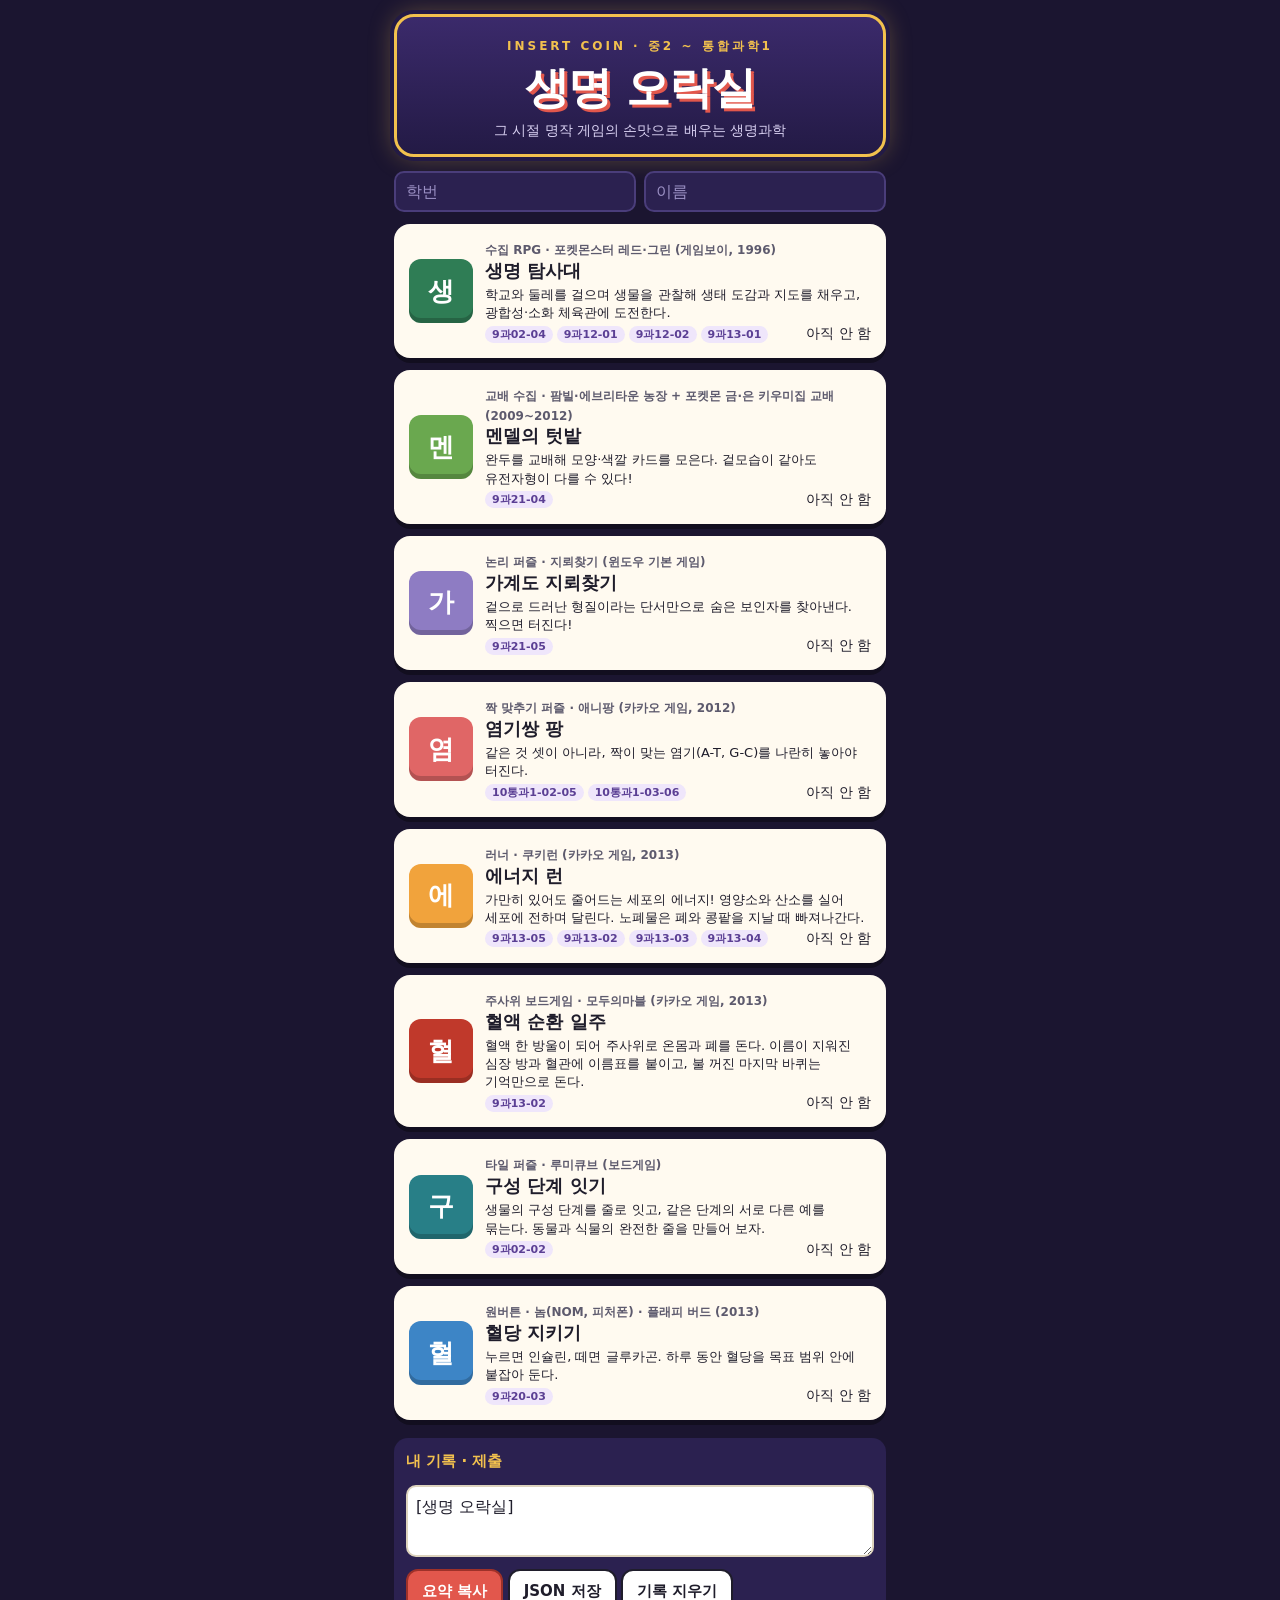
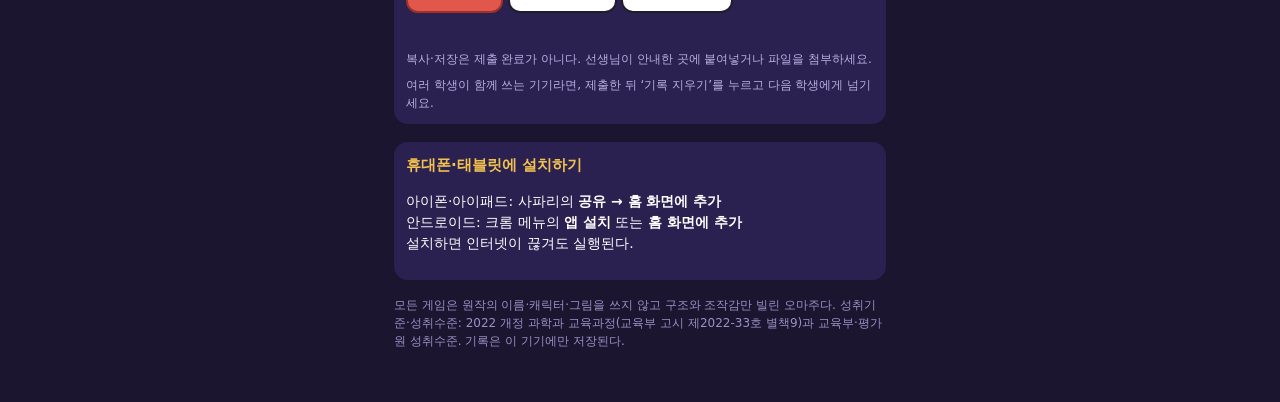
<file: index.html>
<!doctype html>
<html lang="ko">
<head>
  <meta charset="utf-8">
  <meta name="viewport" content="width=device-width, initial-scale=1, viewport-fit=cover">
  <title>생명 오락실</title>
  <meta name="description" content="1990~2010년대 게임기·PC·휴대폰 명작을 오마주한 중2~통합과학1 생명과학 미니게임 모음">
  <meta name="theme-color" content="#1b1530">
  <meta name="apple-mobile-web-app-capable" content="yes">
  <meta name="apple-mobile-web-app-title" content="생명 오락실">
  <link rel="manifest" href="manifest.webmanifest">
  <link rel="icon" href="icons/icon-192.png">
  <link rel="apple-touch-icon" href="icons/icon-180.png">
  <link rel="stylesheet" href="shared/arcade.css">
  <style>
    body { display: block; }
    .hub { max-width: 520px; margin: 0 auto; padding: max(14px, env(safe-area-inset-top)) 14px 40px; color: #fff; }
    .marquee { text-align: center; padding: 18px 10px 14px; border-radius: 20px; background: linear-gradient(180deg, #3b2a6b, #231a45); border: 3px solid #f2c14e; box-shadow: 0 0 0 4px #231a45, 0 0 24px rgba(242, 193, 78, .35); }
    .marquee small { letter-spacing: .25em; color: #f2c14e; font-weight: 800; font-size: 12px; }
    .marquee h1 { margin: 4px 0 4px; font-size: clamp(32px, 10vw, 44px); letter-spacing: -.02em; text-shadow: 3px 3px 0 #e2574c; }
    .marquee p { margin: 0; color: #d9d1f2; font-size: 14px; }
    .who { display: flex; gap: 8px; margin: 14px 0 6px; }
    .who input { flex: 1; min-width: 0; font: inherit; font-size: 16px; padding: 9px 10px; border-radius: 10px; border: 2px solid #4a3d7a; background: #2b2150; color: #fff; }
    .who input::placeholder { color: #9b90c4; }
    .cabinets { display: grid; gap: 12px; margin-top: 12px; }
    .cab { display: grid; grid-template-columns: 64px 1fr; gap: 12px; align-items: center; text-decoration: none; color: var(--ink); background: var(--panel); border-radius: 16px; padding: 12px; box-shadow: 0 5px 0 rgba(0, 0, 0, .35); border: 3px solid transparent; }
    .cab:hover, .cab:focus-visible { border-color: #f2c14e; outline: none; }
    .cab .screen { width: 64px; height: 64px; border-radius: 12px; display: grid; place-items: center; color: #fff; font-weight: 900; font-size: 26px; box-shadow: inset 0 -5px 0 rgba(0, 0, 0, .2); }
    .cab h2 { margin: 0; font-size: 18px; }
    .cab .hom { font-size: 12px; color: var(--ink-2); font-weight: 700; }
    .cab .pitch { font-size: 13px; margin: 3px 0; line-height: 1.4; word-break: keep-all; }
    .cab .meta { display: flex; flex-wrap: wrap; gap: 4px; align-items: center; font-size: 11px; }
    .cab .meta .code { background: #efe6fb; color: #5b3f94; border-radius: 999px; padding: 1px 7px; font-weight: 700; }
    .cab .meta .record-status { font-size: 14px; margin-left: auto; }
    .panel-dark { margin-top: 18px; background: #2b2150; border-radius: 14px; padding: 12px; font-size: 14px; line-height: 1.5; }
    .panel-dark h3 { margin: 0 0 6px; font-size: 15px; color: #f2c14e; }
    .panel-dark textarea { background: #fff; }
    .panel-dark .btn { margin-top: 6px; }
    .panel-dark .hint { margin: 8px 0 0; color: #b9afe0; font-size: 12px; }
    #msg { margin: 8px 0 0; min-height: 1.5em; word-break: keep-all; overflow-wrap: anywhere; }
    .foot { color: #9b90c4; font-size: 12px; margin-top: 16px; line-height: 1.5; }
  </style>
</head>
<body>
  <main class="hub">
    <header class="marquee">
      <small>INSERT COIN · 중2 ~ 통합과학1</small>
      <h1>생명 오락실</h1>
      <p>그 시절 명작 게임의 손맛으로 배우는 생명과학</p>
    </header>

    <div class="who">
      <input id="sid" placeholder="학번" maxlength="12" autocomplete="off" aria-label="학번">
      <input id="sname" placeholder="이름" maxlength="20" autocomplete="off" aria-label="이름">
    </div>

    <nav class="cabinets" id="cabinets" aria-label="게임 목록"></nav>

    <section class="panel-dark">
      <h3>내 기록 · 제출</h3>
      <textarea id="summary" readonly aria-label="기록 요약"></textarea>
      <button class="btn primary" id="copy">요약 복사</button>
      <button class="btn" id="dl">JSON 저장</button>
      <button class="btn" id="clear">기록 지우기</button>
      <p id="msg" role="status" aria-live="polite" aria-atomic="true"></p>
      <p class="hint" id="submit-hint">복사·저장은 제출 완료가 아니다. 선생님이 안내한 곳에 붙여넣거나 파일을 첨부하세요.</p>
      <p class="hint">여러 학생이 함께 쓰는 기기라면, 제출한 뒤 ‘기록 지우기’를 누르고 다음 학생에게 넘기세요.</p>
    </section>

    <section class="panel-dark">
      <h3>휴대폰·태블릿에 설치하기</h3>
      <p>아이폰·아이패드: 사파리의 <b>공유 → 홈 화면에 추가</b><br>안드로이드: 크롬 메뉴의 <b>앱 설치</b> 또는 <b>홈 화면에 추가</b><br>설치하면 인터넷이 끊겨도 실행된다.</p>
    </section>

    <p class="foot">모든 게임은 원작의 이름·캐릭터·그림을 쓰지 않고 구조와 조작감만 빌린 오마주다. 성취기준·성취수준: 2022 개정 과학과 교육과정(교육부 고시 제2022-33호 별책9)과 교육부·평가원 성취수준. 기록은 이 기기에만 저장된다.</p>
  </main>

  <script src="shared/standards.js"></script>
  <script src="shared/arcade.js"></script>
  <script>
    (function () {
      const A = window.Arcade, $ = id => document.getElementById(id);
      const box = $('cabinets');
      const recordStatus = g => {
        if (g.id === 'quest') {
          const q = A.questBadges();
          return q ? `배지 ${q.got}/${q.total}` : '아직 안 함';
        }
        const progress = A.progress(g.id);
        const completed = Object.keys(progress.levels).map(Number).filter(level => level >= 1 && progress.levels[level].cleared !== null);
        const challenge = completed.length ? `도전 ${Math.max(...completed)} 완료` : '';
        if (progress.levels[0]) return `최고 ${A.stars(A.best(g.id))}${challenge ? ' · ' + challenge : ''}`;
        return challenge || (progress.total ? '도전 해 봄' : '아직 안 함');
      };
      const drawCabinets = () => { box.innerHTML = A.GAMES.map(g => `<a class="cab" href="${g.path}">
        <div class="screen" style="background:${g.color}">${g.title[0]}</div>
        <div><span class="hom">${g.genre} · ${g.homage}</span><h2>${g.title}</h2>
          <p class="pitch">${g.pitch}</p>
          <div class="meta">${g.standards.map(c => `<span class="code">${c}</span>`).join('')}<span class="record-status">${recordStatus(g)}</span></div></div></a>`).join(''); };
      drawCabinets();

      // 공용 기기: 앞 학생의 기록이 새 학번·이름으로 제출되지 않도록, 기록이 남은 채로 이미 적혀 있던
      // 학번이나 이름을 다른 값으로 바꾸기 시작하면 묻는다. 비어 있던 칸을 채우는 것은 묻지 않는다.
      // owner(기록 주인)는 학생이 칸을 벗어날 때(blur) 지금 값으로 맞춘다. 그래서 한 칸을 고치는 동안에는 한 번만 묻고,
      // [취소]로 답한 뒤에도 칸을 벗어났다가 학번·이름을 또 다른 값으로 바꾸면 다시 묻는다.
      // 확인 창이 뜨면 브라우저에 따라 입력칸이 포커스를 잃는다. 이 blur까지 '칸을 벗어남'으로 보면 고치던 중의 값이
      // owner가 되어 글자마다 다시 묻게 되므로 두 경우의 blur는 건너뛴다. 페이지 자체가 포커스를 잃은 경우, 그리고
      // 답한 뒤 값이 그대로이고 다른 칸으로 옮기지 않았으며 마지막 입력 뒤 칸 밖을 누르지도 않은 경우.
      // change가 아니라 blur를 보는 까닭: 확인 창 때문에 change가 먼저 나 버리면, 값을 더 바꾸지 않고 칸을 벗어날 때
      // change가 다시 나지 않는다. 기록은 이 기기의 저장소에서만 지우고 밖으로 보내지 않는다.
      const typed = () => ({ id: $('sid').value.trim(), name: $('sname').value.trim() });
      const raw = () => `${$('sid').value}\n${$('sname').value}`;
      let owner = A.student(), asked = false;
      $('sid').value = owner.id || ''; $('sname').value = owner.name || '';
      let answered = null, last = raw(), pressedOut = false; // 답한 시점의 값, 마지막 입력값, 그 뒤 칸 밖을 눌렀는지
      const ask = () => {
        const next = typed();
        // 앞 기록에 학번·이름이 하나도 없으면 주인을 알 수 없으므로, 칸을 채우기 시작할 때도 묻는다
        const anon = !owner.id && !owner.name;
        const changed = anon ? !!(next.id || next.name) : ['id', 'name'].some(k => owner[k] && next[k] !== owner[k]);
        if (asked || !changed || !A.hasRecords()) return;
        asked = true;
        const who = `${owner.id || ''} ${owner.name || ''}`.trim();
        const ok = confirm((anon ? '이 기기에 학번·이름 없이 한 게임 기록이 남아 있다.\n\n' : `이 기기에 ‘${who}’의 게임 기록이 남아 있다.\n\n`)
          + '다른 학생의 기록이면 [확인]을 눌러 지우고 새로 시작하세요.\n'
          + '내 기록이면 [취소]를 누르세요. 기록은 그대로 두고 학번·이름만 바꾼다.');
        answered = raw();
        if (!ok) return;
        A.clearRecords(); owner = {};
        A.setStudent(typed());
        drawCabinets(); $('msg').textContent = ' 앞 학생의 기록을 지웠다.';
      };
      const sync = e => {
        if (raw() !== last) { last = raw(); pressedOut = false; } // 조합을 끝내며 값 변화 없이 나는 input은 새 입력으로 보지 않는다
        A.setStudent(typed());
        if (!(e && e.isComposing)) ask(); // 한글을 조합하는 중에는 묻지 않고 조합이 끝난 뒤 묻는다
        render();
      };
      const settle = () => { owner = typed(); asked = false; answered = null; pressedOut = false; };
      ['sid', 'sname'].forEach(k => {
        $(k).oninput = sync;
        $(k).addEventListener('compositionend', () => { ask(); render(); });
        $(k).addEventListener('blur', e => {
          const byDialog = !document.hasFocus() || (answered === raw() && !e.relatedTarget && !pressedOut);
          if (!byDialog) settle();
        });
      });
      document.addEventListener('pointerdown', e => { if (e.target !== document.activeElement) pressedOut = true; }, true);
      $('clear').onclick = () => {
        if (!confirm('이 기기에 저장된 학번·이름과 모든 게임 기록(생명 탐사대 저장 포함)을 지울까?\n'
          + '지운 기록은 되살릴 수 없다. 아직 제출하지 않았다면 먼저 ‘요약 복사’나 ‘JSON 저장’을 하세요.')) return;
        A.clearRecords(); owner = {}; asked = false; answered = null; pressedOut = false;
        $('sid').value = ''; $('sname').value = '';
        drawCabinets(); render(); $('msg').textContent = ' 기록을 지웠다.';
      };

      function summary() {
        const d = A.data(), s = d.student || {};
        const lines = [`[생명 오락실] ${s.id || ''} ${s.name || ''}`.trim()];
        A.GAMES.forEach(g => {
          const head = `${g.title} [${g.standards.join('·')}]`; // 게임 이름과 그 게임의 성취기준 코드 모두
          if (g.id === 'quest') { // 체육관마다 배지 별을 적는다(평균만 적으면 몇 곳을 통과했는지 알 수 없다)
            const q = A.questBadges(); if (!q) return;
            lines.push(`${head}: 배지 ${q.got}/${q.total} — ${q.list.map(x => `${x.name} ${x.stars ? `★${x.stars}` : '배지 없음'}`).join(', ')} (세부 기록은 게임 안 메뉴)`);
            return;
          }
          const r = d.games[g.id]; if (!r) return;
          // 서술 답은 마지막 판만이 아니라 쓴 판 모두를 판 번호와 함께 싣는다
          const plays = A.plays(g.id), progress = A.progress(g.id);
          const refl = plays.map((p, i) => p.reflection ? ` / 설명(${i + 1}판): ${p.reflection}` : '').join('');
          const levels = Object.keys(progress.levels).map(Number).sort((a, b) => a - b);
          if (!levels.some(level => level >= 1)) {
            lines.push(`${head}: 최고 ★${r.best}, ${plays.length}판${refl}`);
            return;
          }
          const counts = levels.map(level => `${level === 0 ? '기본 판' : '도전 ' + level} ${progress.levels[level].plays}`).join('·');
          const completed = levels.filter(level => level >= 1 && progress.levels[level].cleared !== null);
          const challenge = completed.length ? `, 도전 ${Math.max(...completed)} 완료` : '';
          lines.push(`${head}: ${progress.levels[0] ? '최고 ★' + r.best : '기본 판 안 함'}, ${plays.length}판(${counts})${challenge}${refl}`);
        });
        return lines.join('\n');
      }
      function render() { $('summary').value = summary(); }
      render();
      if (!A.canSave()) $('msg').textContent = '이 브라우저에서는 기록을 저장할 수 없다. 선생님께 알려 주세요.';
      $('copy').onclick = async () => { try { await navigator.clipboard.writeText(summary()); $('msg').textContent = '복사했다.'; } catch { $('msg').textContent = '복사하지 못했다. 글상자를 길게 눌러 복사하세요.'; } };
      $('dl').onclick = () => {
        $('msg').textContent = '';
        let quest = null; try { quest = JSON.parse(localStorage.getItem('bioQuest.v1')); } catch {}
        const blob = new Blob([JSON.stringify({ app: 'bio-arcade', exportedAt: new Date().toISOString(), ...A.data(), quest }, null, 2)], { type: 'application/json' });
        const a = document.createElement('a'); a.href = URL.createObjectURL(blob); a.download = `생명오락실_${A.student().id || 'noid'}.json`; a.click();
        setTimeout(() => URL.revokeObjectURL(a.href), 1000);
      };
      if ('serviceWorker' in navigator && location.protocol === 'https:') navigator.serviceWorker.register('sw.js').catch(() => {});
    })();
  </script>
</body>
</html>
</file>
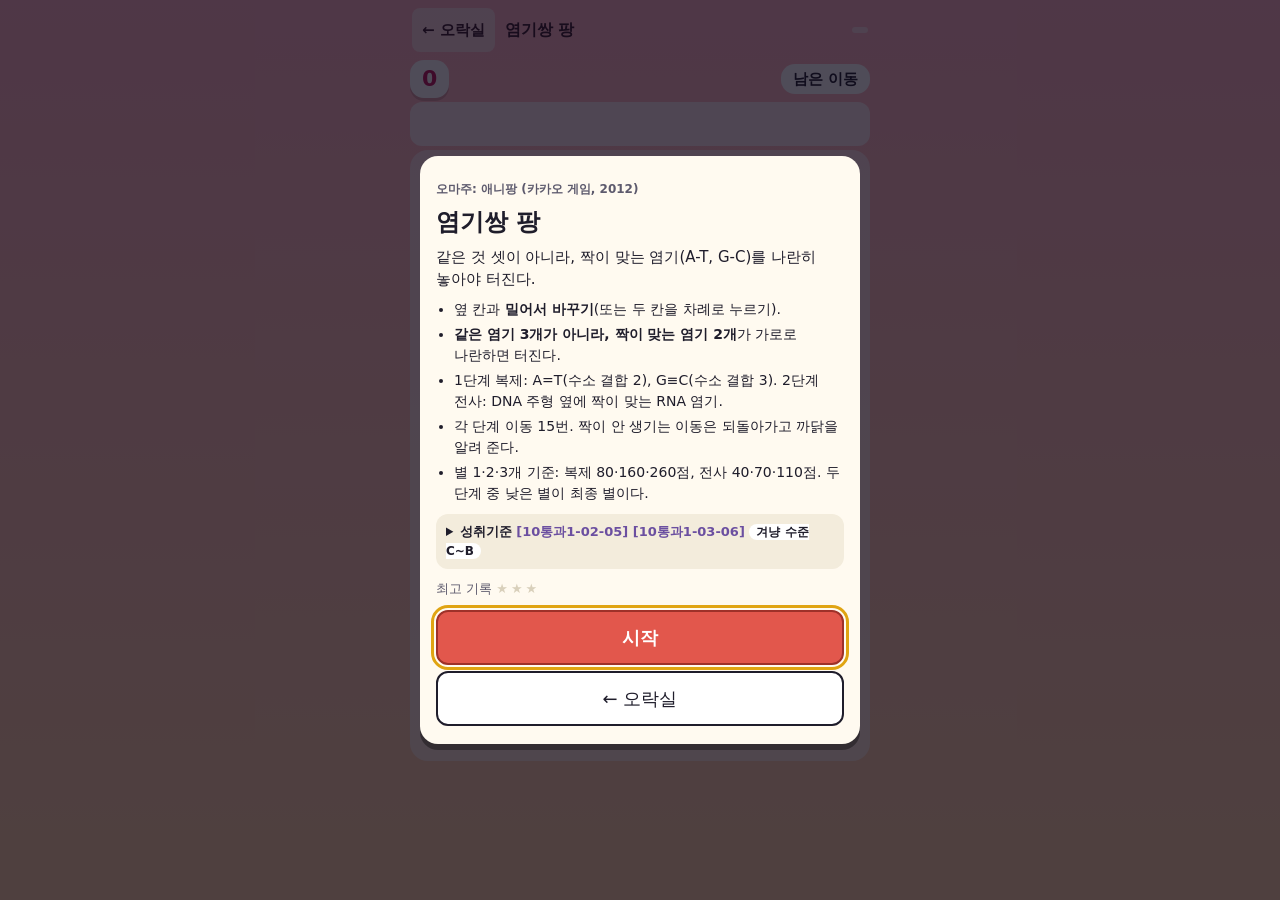
<file: games/basepang/index.html>
<!doctype html>
<html lang="ko">
<head>
  <meta charset="utf-8">
  <meta name="viewport" content="width=device-width, initial-scale=1, viewport-fit=cover">
  <title>염기쌍 팡</title>
  <link rel="manifest" href="../../manifest.webmanifest">
  <link rel="apple-touch-icon" href="../../icons/icon-180.png">
  <link rel="stylesheet" href="../../shared/arcade.css">
  <style>
    body { background: linear-gradient(180deg, #ffb3c1, #ffd6a5); }
    .bar, .bar a { color: #3a1c2b; }
    .bar a, .bar .hud span { background: rgba(255, 255, 255, .5); }
    .top { display: flex; justify-content: space-between; align-items: center; margin-bottom: 4px; flex-shrink: 0; line-height: 1.2; }
    .scorebox { background: #fff; border-radius: 14px; padding: 6px 12px; font-weight: 900; font-size: 22px; color: #c2185b; box-shadow: 0 3px 0 rgba(0, 0, 0, .15); }
    .movebox { background: #fff; border-radius: 14px; padding: 6px 12px; font-weight: 800; font-size: 15px; }
    .grid { display: grid; grid-template-columns: repeat(6, var(--tile-size, 44px)); grid-template-rows: repeat(8, var(--tile-size, 44px)); gap: 3px; background: rgba(255, 255, 255, .55); padding: 6px; border-radius: 18px; touch-action: none; position: relative; flex-shrink: 0; }
    .tile { min-width: 0; min-height: 0; padding: 0; border: none; font-size: clamp(20px, 7vw, 30px); line-height: 1; font-weight: 900; color: #fff; display: grid; place-items: center; box-shadow: inset 0 -5px 0 rgba(0, 0, 0, .2); transition: transform .12s; position: relative; }
    .tile.D { border-radius: 10px; }
    .tile.R { border-radius: 50%; box-shadow: inset 0 -5px 0 rgba(0, 0, 0, .2), 0 0 0 3px #fff inset; }
    .tile.R::after { content: 'RNA'; position: absolute; bottom: 2px; font-size: 8px; font-weight: 800; opacity: .9; }
    .tile.sel { transform: scale(1.1); outline: 4px solid #fff; }
    .tile:focus-visible { outline: 3px dashed #3a1c2b; outline-offset: 2px; }
    .tile.pop { animation: pop .35s ease-out; }
    @keyframes pop { 50% { transform: scale(1.3); filter: brightness(1.5); } }
    .b-A { background: #e06666; } .b-T { background: #e0a412; } .b-G { background: #6aa84f; } .b-C { background: #3d85c6; } .b-U { background: #8e7cc3; }
    #stage { min-height: 0; }
    .bar { flex-shrink: 0; }
    .legend-slot { position: relative; height: 44px; margin-bottom: 4px; flex-shrink: 0; }
    .legend { display: flex; align-items: center; justify-content: space-between; height: 100%; background: rgba(255, 255, 255, .7); border-radius: 12px; font-size: 12px; line-height: 1.5; }
    .legend-key { padding-left: 8px; white-space: nowrap; }
    .legend-details summary { display: flex; align-items: center; justify-content: center; width: 44px; min-height: 44px; cursor: pointer; font-weight: 800; }
    .legend-body { position: absolute; top: 44px; left: 0; width: 100%; max-height: min(60vh, 400px); overflow: auto; padding: 10px; background: #fffaf0; border: 2px solid #3a1c2b; border-radius: 12px; font-size: 13px; z-index: 10; }
    .legend-body ol { margin: 8px 0; padding-left: 22px; }
    /* 토스트는 범례 자리만 쓴다. 첫 줄 타일과 설명 접기 버튼은 가리지 않는다. */
    .board { position: relative; flex: 1; min-height: 0; display: flex; justify-content: center; align-items: flex-start; }
    #toast { left: 0; top: 0; transform: none; width: calc(100% - 44px); max-width: none; max-height: 44px; overflow: auto; padding: 4px 8px; border-radius: 12px; font-size: 12px; line-height: 1.3; }
    #toast.on { pointer-events: auto; }
    #toast.replaying { cursor: pointer; }
    #toast.replaying::after { content: ' · 탭으로 건너뛰기'; font-size: 10px; }
    .tile.pop { outline: 3px solid #3a1c2b; outline-offset: -3px; }
    .tile.R { padding-bottom: 6px; }
    @media (prefers-reduced-motion: reduce) { .tile.pop { animation: none; } }
    /* 결과 화면에 덧붙인 번역 문항(game.js addFlowQuiz)도 공통 문항과 같은 모양으로 */
    .flow-opts { display: grid; gap: 6px; }
    .flow-fb { font-size: 14px !important; }
  </style>
</head>
<body>
  <header class="bar"><a href="../../index.html">← 오락실</a><b>염기쌍 팡</b><div class="hud"><span id="lvhud"></span></div></header>
  <main id="stage">
    <div class="top"><div class="scorebox" id="score">0</div><div class="movebox">남은 이동 <b id="moves"></b></div></div>
    <div class="legend-slot">
      <div class="legend" id="legend"></div>
      <div class="toast" id="toast" role="status" aria-live="polite"></div>
    </div>
    <div class="board">
      <div class="grid" id="grid" aria-label="염기 판"></div>
    </div>
  </main>
  <div class="overlay" id="overlay" hidden></div>
  <script src="../../shared/standards.js"></script>
  <script src="../../shared/arcade.js"></script>
  <script src="engine.js"></script>
  <script src="game.js"></script>
</body>
</html>
</file>
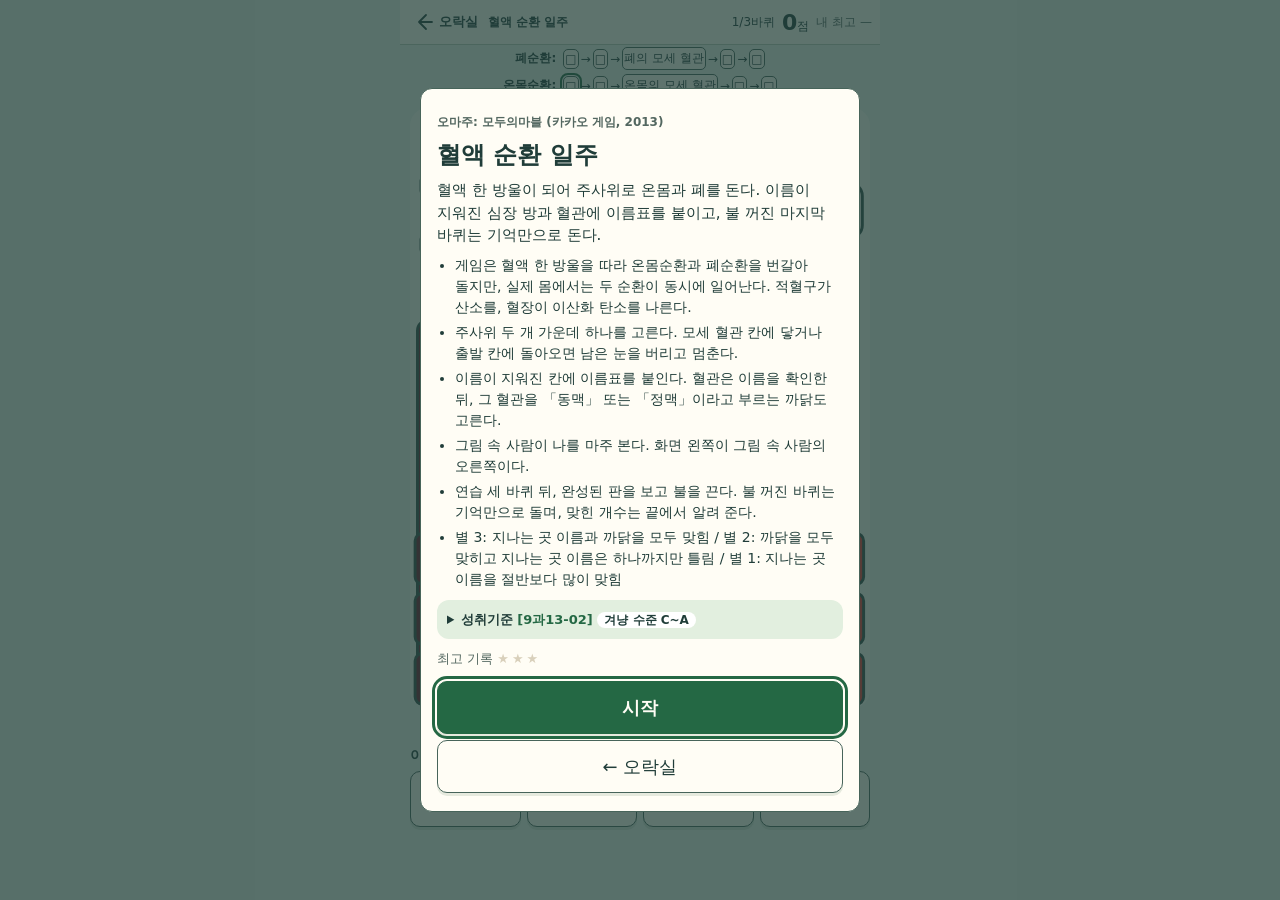
<file: games/circulation/index.html>
<!doctype html>
<html lang="ko">
<head>
  <meta charset="utf-8">
  <meta name="viewport" content="width=device-width, initial-scale=1, viewport-fit=cover">
  <title>혈액 순환 일주</title>
  <link rel="manifest" href="../../manifest.webmanifest">
  <link rel="apple-touch-icon" href="../../icons/icon-180.png">
  <link rel="stylesheet" href="../../shared/arcade.css">
  <style>
    :root {
      --bg:#e8f2e8; --panel:#fffdf5; --ink:#203d39; --ink-2:#536760; --muted:#536760;
      --line:#bbcbbb; --line-strong:#47645a; --accent:#246844; --accent-ink:#fffdf5;
      --outline:#35504a; --board:#f7fbf1; --heart-wall:#ee978b; --organ:#df7e70; --pink:#f4b6a8;
      --gold:#f0c653; --shade:#4c4732; --blood-high:#e53935; --blood-low:#6d1b2b;
    }
    body { background:var(--bg); height:100dvh; overflow:hidden; }
    .bar { flex:0 0 auto; height:auto; min-height:44px; padding:env(safe-area-inset-top) 8px 0; gap:6px; color:var(--ink); background:var(--panel); border-bottom:0; box-shadow:0 1px 0 var(--line); }
    .bar a { min-height:44px; padding:0 4px; gap:3px; color:var(--ink); background:transparent; border-radius:10px; font-size:13px; white-space:nowrap; }
    .bar > b { font-size:12px; font-weight:700; white-space:nowrap; }
    .bar .hud { margin-left:auto; align-items:center; gap:7px; font-size:12px; white-space:nowrap; }
    .bar .hud span { padding:0; background:none; border-radius:0; }
    #score { font-size:12px; }
    #score b { font-size:22px; font-weight:800; font-variant-numeric:tabular-nums; }
    #best { color:var(--muted); font-variant-numeric:tabular-nums; }
    @media (max-width:420px) { .bar > b { display:none; } }
    #stage { min-height:0; gap:0; padding:0 10px max(10px,env(safe-area-inset-bottom)); }
    #route { flex:0 0 56px; height:56px; display:flex; flex-direction:column; justify-content:center; gap:4px; color:var(--ink); }
    .route-line { display:flex; align-items:center; justify-content:center; gap:2px; font-size:12px; white-space:nowrap; }
    .route-line > b { margin-right:5px; }
    .chip { border:1px solid var(--line-strong); border-radius:5px; padding:2px 1px; background:var(--panel); color:var(--ink); }
    .chip.right { border-color:var(--accent); background:#e2efdf; }
    .chip.fixed { border:2px solid #936017; }
    .chip.current { outline:2px solid var(--accent); outline-offset:1px; font-weight:800; }
    #map { position:relative; flex:1; min-height:0; margin:5px 0; }
    #board { display:block; width:100%; height:100%; border-radius:14px; }
    #board text { font-size:16px; font-weight:700; font-family:inherit; text-rendering:geometricPrecision; }
    #board .square-name { fill:#fff; paint-order:stroke; stroke:#342129; stroke-width:2px; stroke-linejoin:round; }
    #board .square[data-square="lung"] .square-name, #board .square[data-square="brain"] .square-name, #board .square[data-square="kidney"] .square-name, #board .square[data-square="leg"] .square-name { fill:var(--ink); paint-order:stroke; stroke:var(--panel); stroke-width:5px; stroke-linejoin:round; }
    #board .highlight-outline { display:none; }
    #board .square.current .highlight-outline, #board .square.asked .highlight-outline { display:inline; }
    #board .square.current rect, #board .square.current .chamber { stroke:#e0a412; stroke-width:3.4; }
    #board .square.asked rect, #board .square.asked .chamber { stroke:#e0a412; stroke-width:3.4; stroke-dasharray:6 4; }
    #board .candidate { fill:var(--panel); stroke:var(--outline); stroke-width:2.3; }
    #board .valve.open { stroke:#e0a412; stroke-width:3.4px; }
    #toast { background:var(--ink); color:var(--panel); border:1px solid var(--line-strong); border-radius:12px; }
    #toast.low { top:auto; bottom:12px; }
    #dark { position:absolute; inset:0; display:flex; flex-direction:column; align-items:center; justify-content:center; gap:16px; padding:16px; border-radius:12px; background:#192f2b; color:var(--panel); }
    #dark[hidden] { display:none; }
    #trail-label { flex:0 0 auto; margin:0; text-align:center; font-size:14px; line-height:20px; }
    #trail-label small { display:block; font-size:12px; color:#d5e2d5; }
    #trail { display:flex; flex-wrap:wrap; align-items:center; justify-content:center; gap:6px; min-height:0; overflow-y:auto; }
    #dark-cursor { display:flex; align-items:center; gap:6px; }
    .dark-chip { border:1px solid #a2b9ac; background:#304d43; color:var(--panel); border-radius:10px; padding:6px; font-size:16px; }
    .dark-chip.landmark { background:#44624f; }
    .dark-drop { width:30px; height:38px; }
    #blank { font-size:24px; border:2px solid #a2b9ac; border-radius:10px; padding:6px 22px; }
    #status { flex:0 0 24px; height:24px; margin:0; color:var(--ink); text-align:center; font-size:12px; line-height:24px; white-space:nowrap; }
    #ctrl { flex:0 0 150px; height:150px; padding-top:6px; color:var(--ink); }
    .sheet { display:flex; flex-direction:column; gap:6px; }
    .sheet[hidden], #ctrl .btn[hidden] { display:none; }
    .prompt { margin:0; font-size:14px; line-height:19px; font-weight:700; }
    .btn { border:1.5px solid var(--line-strong); border-radius:10px; background:var(--panel); color:var(--ink); box-shadow:0 3px 0 #3c674520; }
    .btn:disabled { opacity:1; box-shadow:none; }
    .sheet-opts .btn:disabled .art-icon { width:18px; height:18px; margin-right:3px; }
    .sheet-opts .btn:disabled { color:var(--muted); background:#e2efdf; }
    .btn.primary, .sheet > .btn { background:var(--accent); border-color:var(--accent); color:var(--accent-ink); }
    .sheet-opts { display:flex; gap:6px; }
    .sheet-opts .btn { flex:1; min-width:0; min-height:56px; padding:6px 2px; font-size:16px; word-break:keep-all; }
    .sheet-opts.dice .btn { height:64px; min-height:64px; padding:5px; font-size:15px; display:flex; align-items:center; gap:4px; line-height:18px; }
    .sheet-opts.dice .btn .art-die { width:28px; height:28px; }
    .sheet-opts.dice .btn span { flex:1; }
    .sheet-opts.reasons { flex-direction:column; }
    .sheet-opts.reasons .btn { min-height:48px; padding:5px 4px; font-size:16px; }
    .sheet > .btn { min-height:56px; width:100%; margin:0; display:flex; align-items:center; justify-content:center; gap:8px; }
    .feedback { margin:0; font-size:14px; line-height:18px; word-break:keep-all; }
    .feedback + .btn { min-height:48px; }
    body.dark #board, body.dark #route, body.finished #board, body.finished #route, body.finished #dark { visibility:hidden; }
    body.dark #toast { visibility:hidden; }
    .overlay { background:rgba(32,61,57,.72); }
    .std .code, .levels b { color:var(--accent); }
    .btn:focus-visible, .bar a:focus-visible { outline:3px solid var(--accent); outline-offset:2px; }
    .card { border-radius:12px; border:1px solid var(--line-strong); box-shadow:none; }
    .quiz, details.std, .flow-quiz { background:#e2efdf; border-radius:12px; padding:10px; margin-top:10px; }
    .flow-opts { display:grid; gap:6px; }
    .flow-fb { font-size:14px !important; }
    #ar-refl { min-height:144px; }
    @media (prefers-reduced-motion:reduce) { .toast { transition:none; } }
  </style>
</head>
<body>
  <header class="bar"><a href="../../index.html">오락실</a><b>혈액 순환 일주</b><div class="hud"><span id="mode"></span><span id="score"><b>0</b>점</span><span id="best">내 최고 —</span></div></header>
  <main id="stage">
    <div id="route" aria-label="두 순환의 경로"></div>
    <div id="map">
      <svg id="board" viewBox="0 0 360 470" role="group" aria-label="혈액 순환 판"></svg>
      <section id="dark" aria-label="불 꺼진 바퀴" hidden>
        <p id="trail-label"><b>내가 고른 경로</b><small>맞았는지는 바퀴 끝에서 알려 준다.</small></p>
        <div id="trail" role="group" aria-labelledby="trail-label"><div id="dark-cursor">
        <svg class="dark-drop" viewBox="0 0 30 38" aria-label="혈액 한 방울"><path d="M15 1 C12 10 2 17 2 25 A13 12 0 0 0 28 25 C28 17 18 10 15 1" fill="#eee"/></svg>
        <div id="blank" aria-label="지금 묻는 빈칸">?</div>
        </div></div>
      </section>
      <div class="toast" id="toast" role="status"></div>
    </div>
    <p id="status" role="status"></p>
    <div id="ctrl" aria-live="polite"></div>
  </main>
  <div class="overlay" id="overlay" hidden></div>
  <script src="../../shared/standards.js"></script>
  <script src="../../shared/arcade.js"></script>
  <script src="../../shared/art/symbols.js"></script>
  <script src="circulation.js"></script>
  <script src="board.js"></script>
  <script src="game.js"></script>
</body>
</html>
</file>
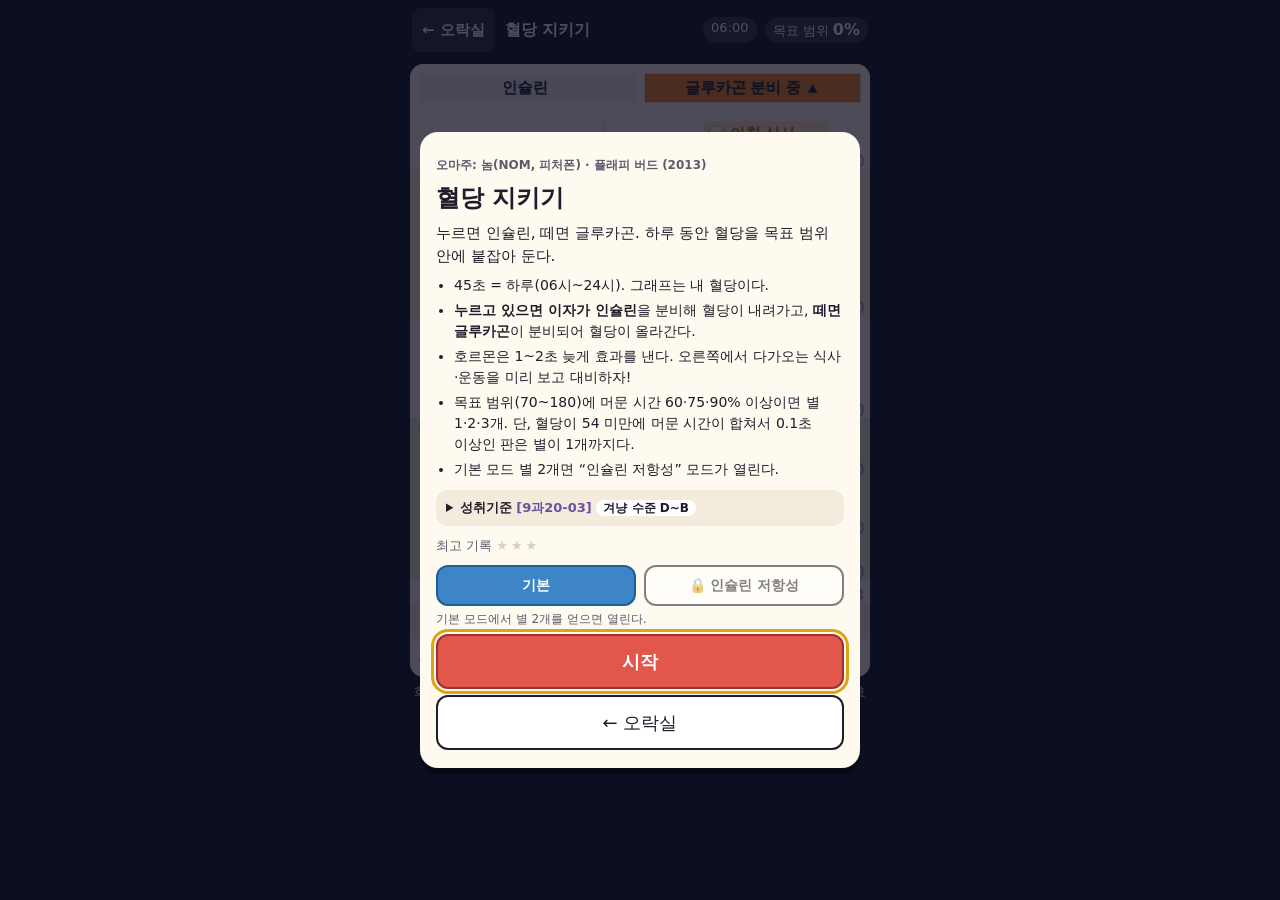
<file: games/glucose/index.html>
<!doctype html>
<html lang="ko">
<head>
  <meta charset="utf-8">
  <meta name="viewport" content="width=device-width, initial-scale=1, viewport-fit=cover">
  <title>혈당 지키기</title>
  <link rel="manifest" href="../../manifest.webmanifest">
  <link rel="apple-touch-icon" href="../../icons/icon-180.png">
  <link rel="stylesheet" href="../../shared/arcade.css">
  <style>
    body { background: #10243a; }
    #cv { aspect-ratio: 3 / 4; background: #f7fbff; }
    /* 모드 고르기는 시작·결과 카드 안에 넣는다(game.js addModePicker) */
    .modes { display: flex; gap: 8px; margin: 10px 0 4px; }
    .modes .btn { flex: 1; font-size: 14px; padding: 8px 4px; }
    .modes .btn.on { background: #3d85c6; color: #fff; border-color: #1f5f99; }
    .mode-note { font-size: 12px !important; color: var(--ink-2); margin: 2px 0 0 !important; }
    .hint { color: #cfe2f3; font-size: 13px; text-align: center; margin: 6px 0 0; }
    /* 경고 문구는 줄을 바꿔 끝까지 보이게 하고, 호르몬 막대 아래 캔버스 안쪽에 띄운다 */
    .cv-wrap { position: relative; margin-top: 4px; }
    .cv-wrap .toast { top: 15%; width: max-content; max-width: calc(100% - 24px); white-space: normal; word-break: keep-all; text-align: center; border-radius: 12px; line-height: 1.4; }
  </style>
</head>
<body>
  <header class="bar"><a href="../../index.html">← 오락실</a><b>혈당 지키기</b><div class="hud"><span id="clock">06:00</span><span>목표 범위 <b id="tir">0%</b></span></div></header>
  <main id="stage">
    <div class="cv-wrap">
      <canvas id="cv" class="game" width="480" height="640" aria-label="혈당 그래프. 화면을 누르고 있으면 인슐린 분비"></canvas>
      <div class="toast" id="toast" role="status"></div>
    </div>
    <p class="hint">화면이나 <b>Space 누르고 있기: 인슐린</b>, <b>떼면 글루카곤</b>. 호르몬은 조금 늦게 효과를 낸다!</p>
  </main>
  <div class="overlay" id="overlay" hidden></div>
  <script src="../../shared/standards.js"></script>
  <script src="../../shared/arcade.js"></script>
  <script src="model.js"></script>
  <script src="game.js"></script>
</body>
</html>
</file>
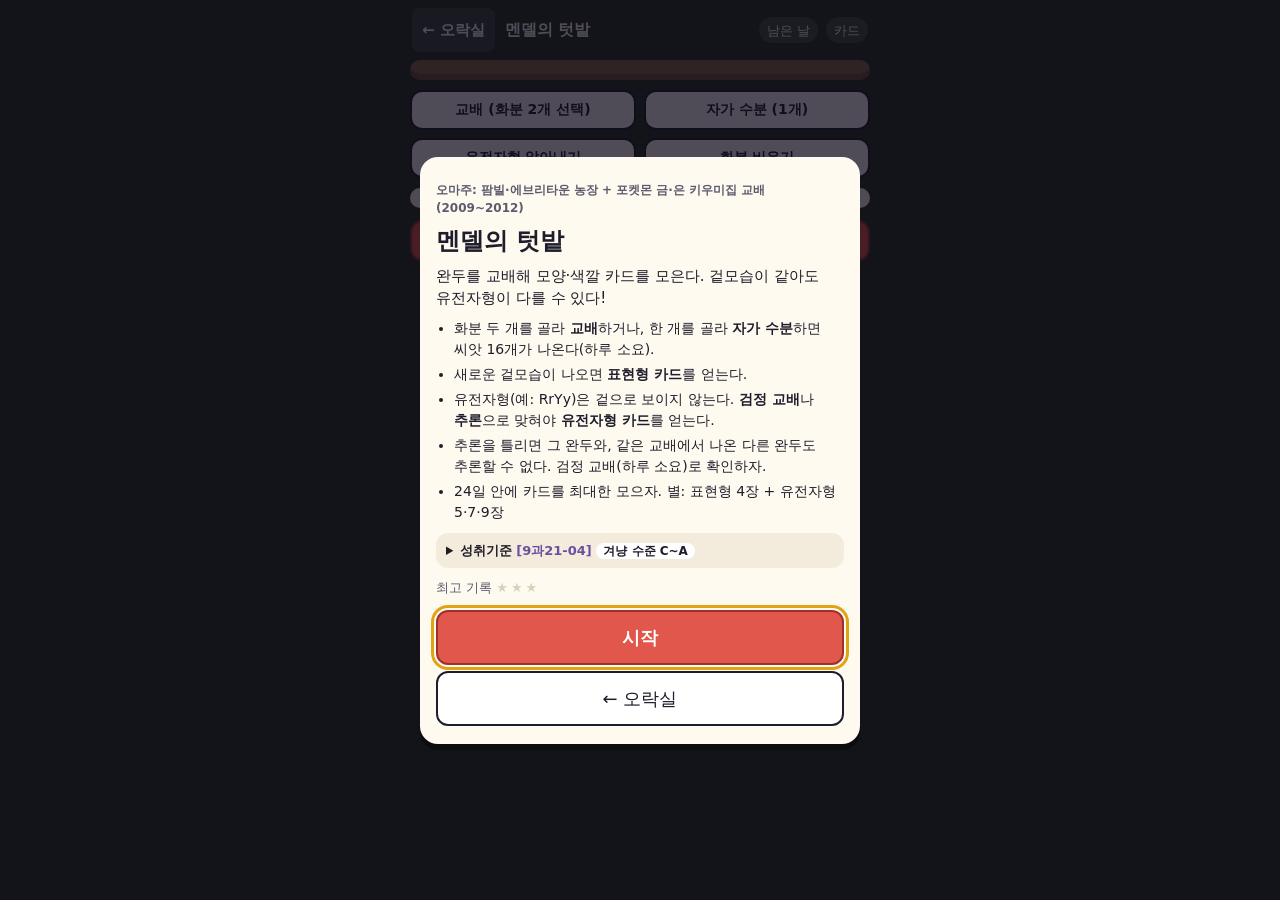
<file: games/mendel/index.html>
<!doctype html>
<html lang="ko">
<head>
  <meta charset="utf-8">
  <meta name="viewport" content="width=device-width, initial-scale=1, viewport-fit=cover">
  <title>멘델의 텃밭</title>
  <link rel="manifest" href="../../manifest.webmanifest">
  <link rel="apple-touch-icon" href="../../icons/icon-180.png">
  <link rel="stylesheet" href="../../shared/arcade.css">
  <style>
    body { background: #24361f; }
    .garden { background: #8b6b43; border-radius: 16px; padding: 10px; display: grid; grid-template-columns: repeat(4, 1fr); gap: 8px; box-shadow: inset 0 -6px 0 rgba(0, 0, 0, .2); }
    .pot { aspect-ratio: 1; border-radius: 12px; background: #6b4f2e; border: 3px solid transparent; display: flex; flex-direction: column; align-items: center; justify-content: center; color: #fff; font-size: 12px; font-weight: 800; position: relative; padding: 2px; }
    .pot.sel { border-color: #f2c14e; background: #7d5d36; }
    .pot.empty { opacity: .45; }
    .pot svg { width: 58%; height: auto; }
    .pot .tag { position: absolute; top: 3px; left: 4px; font-size: 12px; opacity: .85; }
    .pot .gt { background: rgba(0, 0, 0, .35); border-radius: 6px; padding: 0 4px; margin-top: 2px; }
    .tools { display: grid; grid-template-columns: repeat(2, 1fr); gap: 8px; margin: 10px 0; }
    .tools .btn { font-size: 14px; padding: 9px 6px; }
    .tools .btn small { display: block; font-size: 12px; margin-top: 3px; }
    .info { background: var(--panel); border-radius: 14px; padding: 10px; font-size: 13px; line-height: 1.5; }
    .info h3 { margin: 0 0 4px; font-size: 14px; }
    .cards { display: grid; grid-template-columns: repeat(4, 1fr); gap: 5px; margin: 6px 0; }
    .cards.g9 { grid-template-columns: repeat(5, 1fr); }
    .cardx { border: 2px dashed #cfc3a8; border-radius: 8px; text-align: center; padding: 4px 2px; font-size: 12px; color: #a79c84; min-height: 54px; display: flex; flex-direction: column; align-items: center; justify-content: center; }
    .cardx.got { border-style: solid; border-color: #6aa84f; color: var(--ink); background: #f2f8ec; }
    .cardx svg { width: 26px; height: 26px; }
    .note-table { width: 100%; border-collapse: collapse; font-size: 12px; margin-top: 4px; }
    .note-table th, .note-table td { border-bottom: 1px solid var(--line); padding: 3px 4px; text-align: center; }
    .offspring { display: grid; grid-template-columns: repeat(auto-fit, minmax(44px, 1fr)); gap: 4px; margin: 8px 0; }
    .seed { aspect-ratio: 1; min-width: 44px; min-height: 44px; padding: 0; border-radius: 8px; border: 2px solid #ddd3bd; background: #fff; display: grid; place-items: center; position: relative; }
    .seed.keep { border-color: #e2574c; background: #fde9e6; }
    .seed.keep::after { content: '✓'; position: absolute; top: 0; right: 1px; color: #8c241e; background: #fff; border-radius: 4px; font-size: 16px; font-weight: 800; line-height: 1; }
    .seed svg { width: 80%; }
    .days { font-weight: 800; }
  </style>
</head>
<body>
  <header class="bar"><a href="../../index.html">← 오락실</a><b>멘델의 텃밭</b><div class="hud"><span>남은 날 <b id="days"></b></span><span>카드 <b id="cardcount"></b></span></div></header>
  <main id="stage">
    <div class="garden" id="garden" aria-label="화분"></div>
    <div class="tools">
      <button class="btn" id="t-cross">교배 (화분 2개 선택)</button>
      <button class="btn" id="t-self">자가 수분 (1개)</button>
      <button class="btn" id="t-test">유전자형 알아내기</button>
      <button class="btn" id="t-drop">화분 비우기</button>
    </div>
    <div class="info" id="info"></div>
    <div class="row"><button class="btn primary" id="t-end">수확 마감하고 결과 보기</button></div>
    <div class="toast" id="toast"></div>
  </main>
  <div class="overlay" id="overlay" hidden></div>
  <script src="../../shared/standards.js"></script>
  <script src="../../shared/arcade.js"></script>
  <script src="genetics.js"></script>
  <script src="game.js"></script>
</body>
</html>
</file>
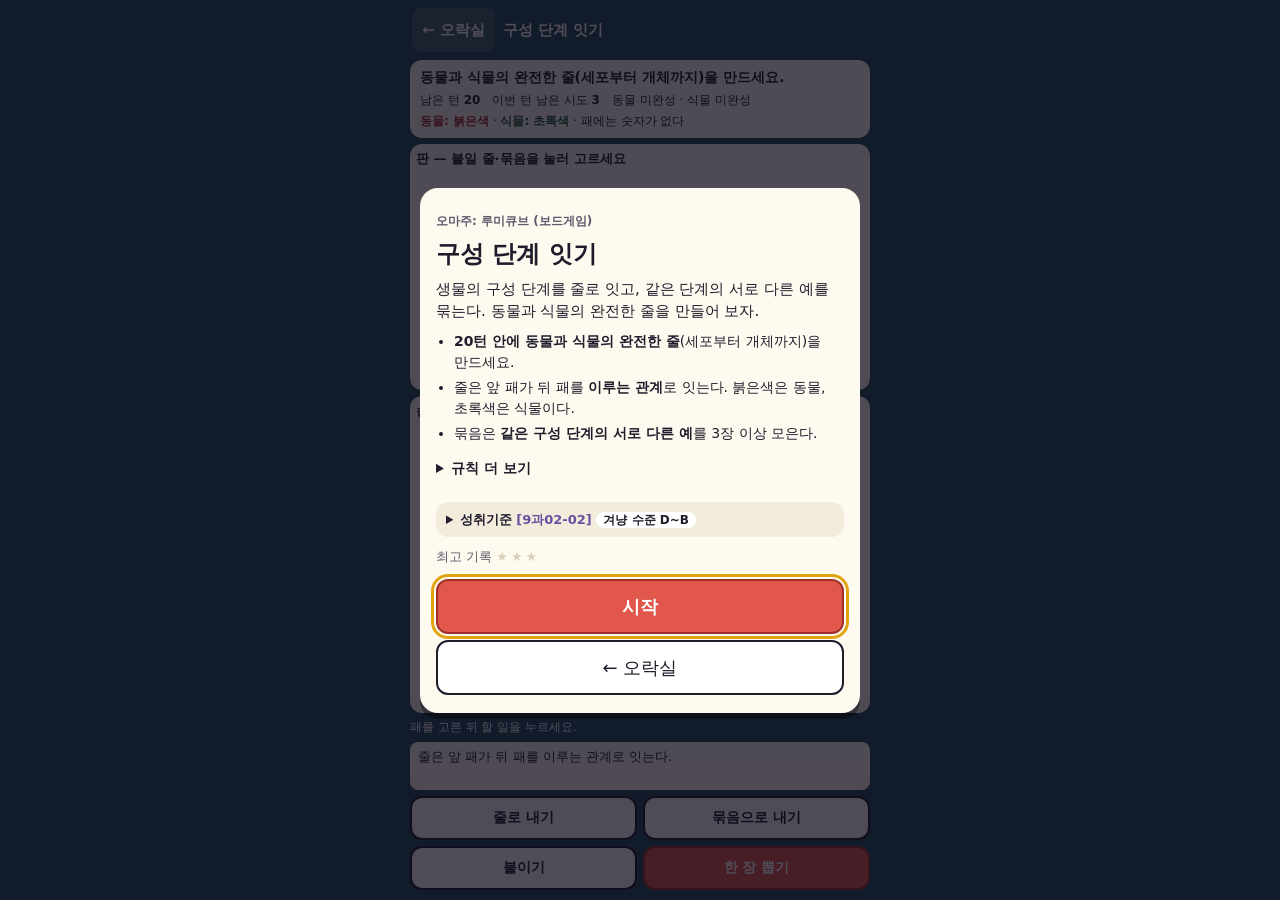
<file: games/organization/index.html>
<!doctype html>
<html lang="ko">
<head>
  <meta charset="utf-8">
  <meta name="viewport" content="width=device-width, initial-scale=1, viewport-fit=cover">
  <title>구성 단계 잇기</title>
  <link rel="manifest" href="../../manifest.webmanifest">
  <link rel="apple-touch-icon" href="../../icons/icon-180.png">
  <link rel="stylesheet" href="../../shared/arcade.css">
  <style>
    body { background: #254f57; height: 100vh; height: 100dvh; word-break: keep-all; overflow-wrap: anywhere; }
    .bar { flex: 0 0 auto; gap: 8px; }
    .bar b { font-size: 15px; }
    .btn { min-height: 44px; }
    #stage { min-height: 0; gap: 6px; overflow: hidden; }
    .goal { flex: 0 0 auto; background: #fffaf0; border-radius: 12px; padding: 8px 10px; }
    .goal p { margin: 0; font-size: 14px; font-weight: 800; line-height: 1.4; }
    .goal[hidden] { display: none; }
    .coach { flex: 0 0 auto; background: #fffaf0; border-radius: 12px; border-left: 5px solid #e0a412; padding: 8px 10px; }
    .coach[hidden] { display: none; }
    #coach-label { margin: 0 0 4px; font-size: 12px; font-weight: 800; line-height: 1.4; }
    #coach-question { margin: 0; font-size: 14px; font-weight: 800; line-height: 1.4; }
    #coach-question:focus-visible { outline: 3px solid #e0a412; outline-offset: 2px; }
    .hudline { display: flex; flex-wrap: wrap; gap: 4px 12px; margin-top: 4px; font-size: 12px; }
    .legend { margin-top: 4px; font-size: 12px; }
    .animal-key { color: #a33333; font-weight: 800; }
    .plant-key { color: #256039; font-weight: 800; }
    .panel { display: flex; flex-direction: column; min-height: 0; min-width: 0; border-radius: 12px; background: #fffaf0; padding: 6px; }
    .panel[hidden] { display: none; }
    .panel h2 { flex: 0 0 auto; font-size: 13px; margin: 0 0 4px; }
    .board-panel { flex: 1 1 0; min-height: 85px; }
    .hand-panel { flex: 1.3 1 0; min-height: 100px; }
    #board, #hand { min-height: 0; overflow-y: auto; overscroll-behavior: contain; -webkit-overflow-scrolling: touch; }
    #board { flex: 1; }
    #board:focus-visible, #hand:focus-visible { outline: 3px solid #e0a412; outline-offset: -3px; }
    .empty-board { margin: 8px; font-size: 13px; line-height: 1.5; }
    .set { display: block; width: 100%; margin-bottom: 6px; padding: 4px; border: 2px solid #cbbfa8; border-radius: 10px; text-align: center; }
    .set.chosen { border-color: #254f57; background: #e9f1f2; }
    .set-target { min-height: 44px; background: #fffaf0; font: inherit; font-size: 12px; font-weight: 800; color: #1f1d2b; cursor: pointer; }
    .set-target[hidden] { display: none; }
    .set-target[aria-pressed="true"] .set-heading { background: #254f57; color: #fff; }
    .set-heading { display: block; border-radius: 4px; padding: 2px; background: #eee7d7; line-height: 1.4; }
    .set-tiles { display: grid; grid-template-columns: repeat(var(--tile-count), minmax(0, 1fr)); gap: 4px; margin-top: 4px; align-items: stretch; }
    .board-tile { min-width: 0; text-align: center; }
    .board-tile .tile { display: block; }
    .stage-name { display: block; font-size: 12px; font-weight: 800; margin-bottom: 3px; }
    .tile { min-width: 0; min-height: 60px; border: 2px solid; border-radius: 8px; padding: 5px 3px; font: inherit; font-size: 12px; font-weight: 800; line-height: 1.35; overflow-wrap: anywhere; word-break: keep-all; }
    .tile.animal { background: #fce7e5; border-color: #ac4040; color: #702020; }
    .tile.plant { background: #e5f2e5; border-color: #39784b; color: #204e2b; }
    #hand { display: grid; flex: 1; grid-template-columns: repeat(3, minmax(0, 1fr)); gap: 5px; align-content: start; padding: 3px; }
    #hand[hidden] { display: none; }
    #hand .tile { cursor: pointer; position: relative; padding-right: 14px; }
    #hand .tile[aria-pressed="true"] { outline: 3px solid #254f57; outline-offset: -1px; }
    #hand .tile[aria-pressed="true"]::after { content: '✓'; position: absolute; top: 0; right: 2px; color: #1f1d2b; background: #fff; font-size: 14px; }
    .tile:focus-visible, .set-target:focus-visible { outline: 3px solid #e0a412; outline-offset: -1px; }
    #feedback { flex: 0 0 auto; margin: 0; padding: 6px 8px; min-height: 48px; max-height: 100px; overflow-y: auto; background: #fffaf0; border-radius: 8px; color: #1f1d2b; font-size: 13px; line-height: 1.4; -webkit-user-select: text; user-select: text; }
    #feedback[data-kind="error"] { background: #fce7e5; }
    #feedback[data-kind="scope"] { background: #e6eff7; }
    .controls { flex: 0 0 auto; display: grid; grid-template-columns: repeat(2, minmax(0, 1fr)); gap: 6px; }
    .controls[hidden] { display: none; }
    .controls .btn { min-height: 44px; padding: 8px 4px; font-size: 14px; }
    #begin-main { grid-column: 1 / -1; }
    #selection { margin: 0; flex: 0 0 auto; color: #fff; font-size: 12px; line-height: 1.4; }
    .keyboard-hint { display: none; }
    .keyboard-hint[hidden] { display: none; }
    .keyboard-used .keyboard-hint { display: inline; }
    @media (hover: hover) and (pointer: fine) { .keyboard-hint { display: inline; } }
    #overlay .rules > li:has(> details.more-rules) { list-style: none; margin-left: -18px; padding-left: 0; }
    #overlay details.more-rules summary { min-height: 44px; padding: 10px 0; font-weight: 800; cursor: pointer; }
    #overlay details.more-rules ul { margin: 4px 0; padding-left: 18px; font-size: 13px; }
    #overlay details.more-rules li { margin-bottom: 3px; }
    @media (prefers-reduced-motion: reduce) { *, *::before, *::after { transition: none !important; animation: none !important; scroll-behavior: auto !important; } }
  </style>
</head>
<body>
  <header class="bar"><a href="../../index.html">← 오락실</a><b>구성 단계 잇기</b></header>
  <main id="stage">
    <section class="goal" aria-label="목표와 남은 기회">
      <p id="goal">동물과 식물의 완전한 줄(세포부터 개체까지)을 만드세요.</p>
      <div class="hudline"><span>남은 턴 <b id="turns">20</b></span><span>이번 턴 남은 시도 <b id="attempts">3</b></span><span id="completed">동물 미완성 · 식물 미완성</span></div>
      <div class="legend"><span class="animal-key">동물: 붉은색</span> · <span class="plant-key">식물: 초록색</span> · 패에는 숫자가 없다</div>
    </section>
    <section class="coach" id="coach" aria-label="함께 만드는 첫 줄" hidden>
      <p id="coach-label"></p>
      <p id="coach-question" tabindex="-1" aria-live="polite"></p>
      <div class="legend"><span class="animal-key">붉은 패는 동물</span>, <span class="plant-key">초록 패는 식물</span>이다.</div>
    </section>
    <section class="panel board-panel"><h2 id="board-title">판 — 붙일 줄·묶음을 눌러 고르세요</h2><div id="board" tabindex="0" role="region" aria-label="내놓은 줄과 묶음"></div></section>
    <section class="panel hand-panel"><h2>손패 <span id="hand-count">14</span>장 — 위아래로 밀어 모두 보기</h2><div id="hand" tabindex="0" role="region" aria-label="고를 손패"></div></section>
    <p id="selection">패를 고른 뒤 할 일을 누르세요.</p>
    <p id="feedback" role="status" aria-live="polite" aria-atomic="true">줄은 앞 패가 뒤 패를 이루는 관계로 잇는다.</p>
    <div class="controls">
      <button class="btn" id="play-line">줄로 내기</button><button class="btn" id="play-group">묶음으로 내기</button>
      <button class="btn" id="attach">붙이기</button><button class="btn primary" id="draw">한 장 뽑기</button>
      <button class="btn" id="skip-practice" hidden>연습 건너뛰기</button>
      <button class="btn primary" id="begin-main" hidden>새 손패로 시작</button>
    </div>
  </main>
  <div class="overlay" id="overlay" hidden></div>
  <script src="../../shared/standards.js"></script>
  <script src="../../shared/arcade.js"></script>
  <script src="organization.js"></script>
  <script src="game.js"></script>
</body>
</html>
</file>
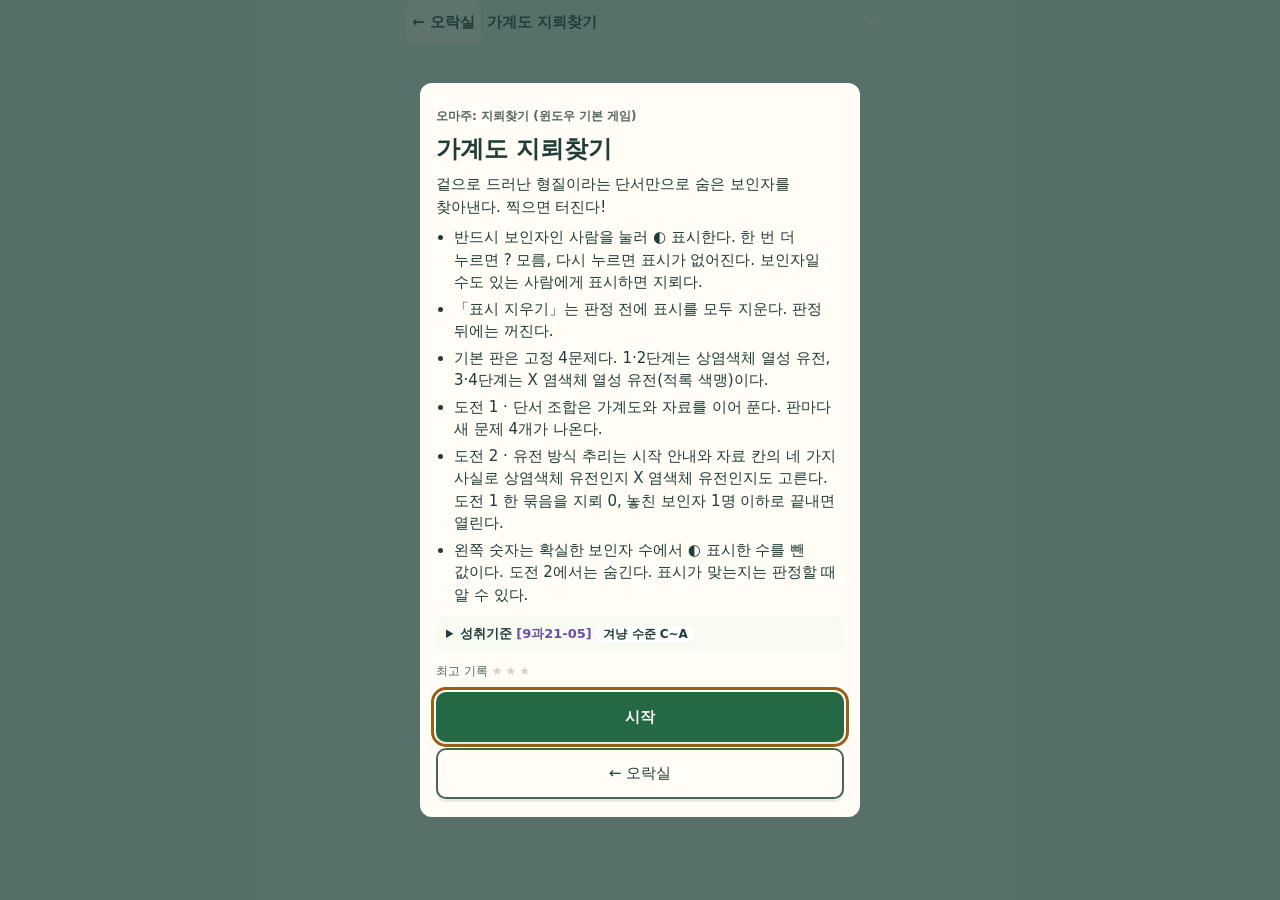
<file: games/pedigree/index.html>
<!doctype html>
<html lang="ko">
<head>
  <meta charset="utf-8">
  <meta name="viewport" content="width=device-width, initial-scale=1, viewport-fit=cover">
  <title>가계도 지뢰찾기</title>
  <link rel="manifest" href="../../manifest.webmanifest">
  <link rel="apple-touch-icon" href="../../icons/icon-180.png">
  <link rel="stylesheet" href="../../shared/arcade.css">
  <style>
    /* 시각 원칙 제안 값, 혈액 순환 적용 결과로 바뀔 수 있음 */
    :root {
      --bg:#e8f2e8; --panel:#fffdf5; --board:#f7fbf1; --ink:#203d39;
      --muted:#536760; --ink-2:var(--muted); --line:#bbcbbb; --line-strong:#47645a;
      --accent:#246844; --accent-ink:#fffdf5; --outline:#35504a;
      --disabled:#dce5d9; --selected:#e5f5ea; --proof-bg:#dceff0; --proof:#276b86;
      --affected:#222; --normal:#fff; --ok:#1f8a4c; --bad:#c0392b; --missed:#976016;
      --gold:#976016; --wrong-bg:#fbe6e3; --overlay-bg:#203d39b8; --toast-bg:#203d39ed;
      --font-title:24px; --font-body:15px; --font-small:12px; --font-input:16px;
      --font-number:22px; --font-svg-label:13px; --font-svg-question:18px; --font-svg-reference-label:16px;
      --radius-button:10px; --radius-panel:12px; --radius-board:16px; --radius-hud:5px;
      --shadow-button:0 3px 0 #3c674520; --shadow-none:none; --sw:2.3;
    }
    body, #overlay .card { word-break:keep-all; overflow-wrap:break-word; font-size:var(--font-body); }
    .btn, .face, .card-btn { font-size:var(--font-body); font-weight:650; min-height:44px;
      background:var(--panel); color:var(--ink); border-color:var(--line-strong);
      border-radius:var(--radius-button); box-shadow:var(--shadow-button); }
    .btn.primary { background:var(--accent); color:var(--accent-ink); border-color:var(--accent); }
    .btn:disabled, .face:disabled { opacity:1; background:var(--disabled); color:var(--ink); cursor:default; }
    .btn.right { background:var(--selected); border-color:var(--ok); }
    .btn.wrong { background:var(--wrong-bg); border-color:var(--bad); }
    .btn.big { font-size:var(--font-body); }
    .bar { color:var(--ink); gap:6px; padding:0 6px; }
    .bar a { color:var(--ink); background:var(--panel); font-size:var(--font-body); padding:4px 6px; border-radius:var(--radius-button); }
    .bar b { font-size:var(--font-body); }
    .bar .hud span { padding:3px; font-size:var(--font-small); background:var(--panel); border-radius:var(--radius-hud); }
    #stage { padding:0 6px max(4px, env(safe-area-inset-bottom)); }
    #chooser { padding:18px 8px; }
    #chooser h1, #challenge-intro h2, .card h2 { font-size:var(--font-title); }
    #chooser h1 { margin:8px 0 18px; }
    .choice { margin-bottom:22px; }
    .choice .btn { width:100%; min-height:48px; }
    .choice p { font-size:var(--font-body); line-height:1.5; margin:6px 2px; }
    #challenge-intro { padding:16px 10px; line-height:1.65; }
    #challenge-intro li { margin-bottom:12px; }
    #problem { display:flex; flex-direction:column; padding-bottom:4px; }
    #problem[hidden] { display:none; }
    .problem-heading { display:flex; flex-wrap:wrap; align-items:baseline; gap:0 6px; margin:2px; }
    .lvl { margin:0; font-size:var(--font-body); line-height:1.2; font-weight:650; }
    .playhud { color:var(--muted); font-size:var(--font-small); margin:0; line-height:1.2; }
    .practice { font-size:var(--font-small); margin:0 2px 2px; color:var(--ink); }
    .board { background:var(--panel); border:2px solid var(--outline); border-radius:var(--radius-board); padding:2px; }
    .status { display:flex; justify-content:space-between; align-items:center; gap:6px; padding:0 4px 2px; }
    .lcd { background:var(--ink); color:var(--panel); font-family:ui-monospace, Menlo, Consolas, monospace;
      font-size:var(--font-number); font-weight:750; padding:3px 6px; border-radius:var(--radius-hud);
      min-width:66px; text-align:center; letter-spacing:2px; }
    .face { min-width:110px; padding:2px 8px; border:2px solid var(--outline); line-height:1.1; }
    .face small { display:block; font-size:var(--font-small); font-weight:400; }
    .field { background:var(--normal); border:1px solid var(--line-strong); }
    .field svg { width:100%; display:block; }
    .family-line { fill:none; stroke:var(--outline); stroke-width:var(--sw); }
    .person-number { fill:var(--ink); pointer-events:none; }
    .carrier-fill { fill:var(--accent); pointer-events:none; }
    .field .person { cursor:pointer; }
    .field .person:focus-visible .touch-target { stroke:var(--proof); stroke-width:2; stroke-dasharray:3 2; }
    .verdict { pointer-events:none; }
    /* □ ○ ◐ ?는 학습 표기 기호이며 아이콘이 아니므로 그대로 둔다. */
    .legend { font-size:var(--font-small); line-height:1.4; margin:4px 2px; color:var(--muted); }
    .legend .carrier-key { color:var(--accent); }
    .clues { padding:2px 3px; border-bottom:1px solid var(--outline); font-size:var(--font-body); line-height:1.2; }
    .clues h2 { font-size:var(--font-body); margin:0; }
    .conditions { list-style:none; padding:0; margin:0; }
    .card-btn { display:block; width:100%; margin:1px 0; padding:2px 4px; border:1px solid var(--line-strong);
      line-height:1.2; text-align:left; box-shadow:var(--shadow-none); }
    .card-btn.active { background:var(--proof-bg); outline:2px solid var(--proof); outline-offset:-2px; }
    table { width:100%; border-collapse:collapse; margin:2px 0 0; font-size:var(--font-body); background:var(--panel); }
    th, td { border:1px solid var(--line-strong); text-align:left; padding:2px 4px; font-weight:400; }
    th { width:40%; }
    .mode-picker[hidden] { display:none; }
    .mode-buttons { display:flex; gap:4px; }
    .mode-buttons .btn { flex:1; min-width:44px; white-space:nowrap; padding:4px 2px; line-height:1.2; }
    .mode-buttons [aria-pressed="true"] { background:var(--selected); color:var(--ink); border-color:var(--accent); outline:2px solid var(--accent); outline-offset:-3px; }
    #facts { margin:0; line-height:1.5; font-size:var(--font-body); }
    #facts summary { cursor:pointer; min-height:44px; display:flex; align-items:center; text-decoration:underline; }
    #facts li { margin:6px 0; }
    .solution { padding:9px 6px; background:var(--proof-bg); border-bottom:2px solid var(--proof); font-size:var(--font-body); line-height:1.5; }
    .solution p { margin:0 0 8px; }
    .step-nav { display:flex; align-items:center; justify-content:space-between; gap:3px; }
    .step-nav .btn { padding:6px; }
    .step-nav span { font-size:var(--font-small); }
    #actions { margin-top:4px; padding:3px 0 max(3px, env(safe-area-inset-bottom)); background:var(--bg); }
    #actions:not(.judged) { position:sticky; bottom:0; z-index:4; }
    #more-clues { font-size:var(--font-small); line-height:1.4; margin:0 2px 3px; color:var(--ink); }
    .action-row { display:flex; align-items:stretch; gap:4px; }
    .action-row .mode-picker { flex:2; min-width:0; }
    #judge { flex:1; width:auto; min-width:44px; margin:0; min-height:44px; padding:4px 2px; white-space:nowrap; }
    .action-row .mode-buttons, .action-row .mode-buttons .btn { height:100%; }
    .result { background:var(--panel); border-radius:var(--radius-panel); padding:10px; margin-top:10px; font-size:var(--font-body); line-height:1.5; }
    .result p { margin:4px 0; }
    .result ul { padding-left:20px; }
    .result li { margin-bottom:4px; }
    .mode-reason { border-bottom:1px solid var(--line); padding-bottom:8px; }
    .pedigree-reference { margin:8px 0; padding:8px; background:var(--normal); border:1px solid var(--line-strong); border-radius:var(--radius-panel); }
    .pedigree-reference figcaption { font-size:var(--font-body); margin-bottom:4px; }
    .pedigree-reference .conditions, .reference-card { font-size:var(--font-body); line-height:1.5; }
    .reference-card { margin:4px 0; }
    .pedigree-reference .person-number { font-size:var(--font-svg-reference-label); }
    .pedigree-reference svg { display:block; width:100%; max-width:320px; margin:auto; }
    #overlay .card { border-radius:var(--radius-panel); box-shadow:var(--shadow-none); }
    #overlay { background:var(--overlay-bg); }
    #overlay .rules, #overlay .quiz-fb, #overlay .refl { font-size:var(--font-body) !important; }
    #overlay .best, #overlay .note, #overlay .homage { font-size:var(--font-small) !important; }
    #overlay textarea { font-size:var(--font-input); border-radius:var(--radius-button); background:var(--normal); }
    #overlay .quiz, #overlay details.std { background:var(--board); border-radius:var(--radius-panel); }
    .toast { font-size:var(--font-body); background:var(--toast-bg); color:var(--accent-ink); border-radius:var(--radius-panel); overflow-wrap:break-word; }
  </style>
</head>
<body>
  <header class="bar"><a href="../../index.html" data-art="교체 예정">← 오락실</a><b>가계도 지뢰찾기</b><div class="hud"><span id="stagehud"></span></div></header>
  <main id="stage" data-avoid="">
    <section id="chooser" hidden aria-labelledby="choose-title">
      <h1 id="choose-title">판 고르기</h1>
      <div class="choice"><button class="btn" id="choose-basic">기본 판</button><p>고정 4문제에서 부모와 자녀의 형질을 이어 본다.</p></div>
      <div class="choice"><button class="btn" id="choose-1">도전 1 · 단서 조합</button><p>가계도와 자료를 조합한다. 판마다 새 문제 4개가 나온다.</p></div>
      <div class="choice"><button class="btn" id="choose-2" disabled aria-describedby="unlock-note">도전 2 · 유전 방식 추리</button><p id="unlock-note"></p></div>
    </section>
    <section id="challenge-intro" hidden></section>
    <section id="problem" hidden>
      <div class="problem-heading"><p class="lvl" id="lvl"></p><p class="playhud" id="playhud"></p></div>
      <p class="practice" id="practice" hidden>연습용 고정 문제 · 최고 기록 갱신 대상에서 제외한다.</p>
      <div class="board">
        <div class="status"><span class="lcd" id="mines" role="status" aria-atomic="true">000</span><button class="face" id="face" title="표시 지우기" aria-label="표시 지우기">표시 지우기</button><span class="lcd" id="timer" aria-label="지난 시간, 초">000</span></div>
        <div class="field" id="field"></div>
      </div>
      <section class="solution" id="solution" hidden aria-label="한 줄씩 풀이">
        <p id="step-text" aria-live="polite"></p>
        <div class="step-nav"><button class="btn" id="prev-step" data-art="교체 예정">◀ 이전</button><span id="step-count"></span><button class="btn" id="next-step" data-art="교체 예정">다음 ▶</button></div>
      </section>
      <section class="clues" id="clues" aria-label="자료"></section>
      <details id="facts" hidden></details>
      <p class="legend">□ 남성 ○ 여성 · 검게 칠함 = 형질 발현<br>눌러서 표시: <b class="carrier-key">◐ 보인자</b> → <b>? 모름</b> → 표시 없음<br>반드시 보인자인 사람만 표시한다. 보인자일 수도 있는 사람은 ?로 남긴다.</p>
      <div id="result"></div>
      <div id="actions">
        <p id="more-clues" hidden role="status"></p>
        <div class="action-row">
          <section class="mode-picker" id="mode-picker" hidden aria-label="유전 방식 고르기">
            <div class="mode-buttons"><button class="btn" data-mode="auto" aria-label="상염색체 유전 고르기" aria-pressed="false">상염색체</button><button class="btn" data-mode="x" aria-label="X 염색체 유전 고르기" aria-pressed="false">X 염색체</button></div>
          </section>
          <button class="btn primary big judge" id="judge">판정하기</button>
        </div>
      </div>
    </section>
    <div class="toast" id="toast" role="status"></div>
  </main>
  <div class="overlay" id="overlay" hidden></div>
  <script src="../../shared/standards.js"></script>
  <script src="../../shared/arcade.js"></script>
  <script src="pedigree.js"></script>
  <script src="game.js"></script>
</body>
</html>
</file>
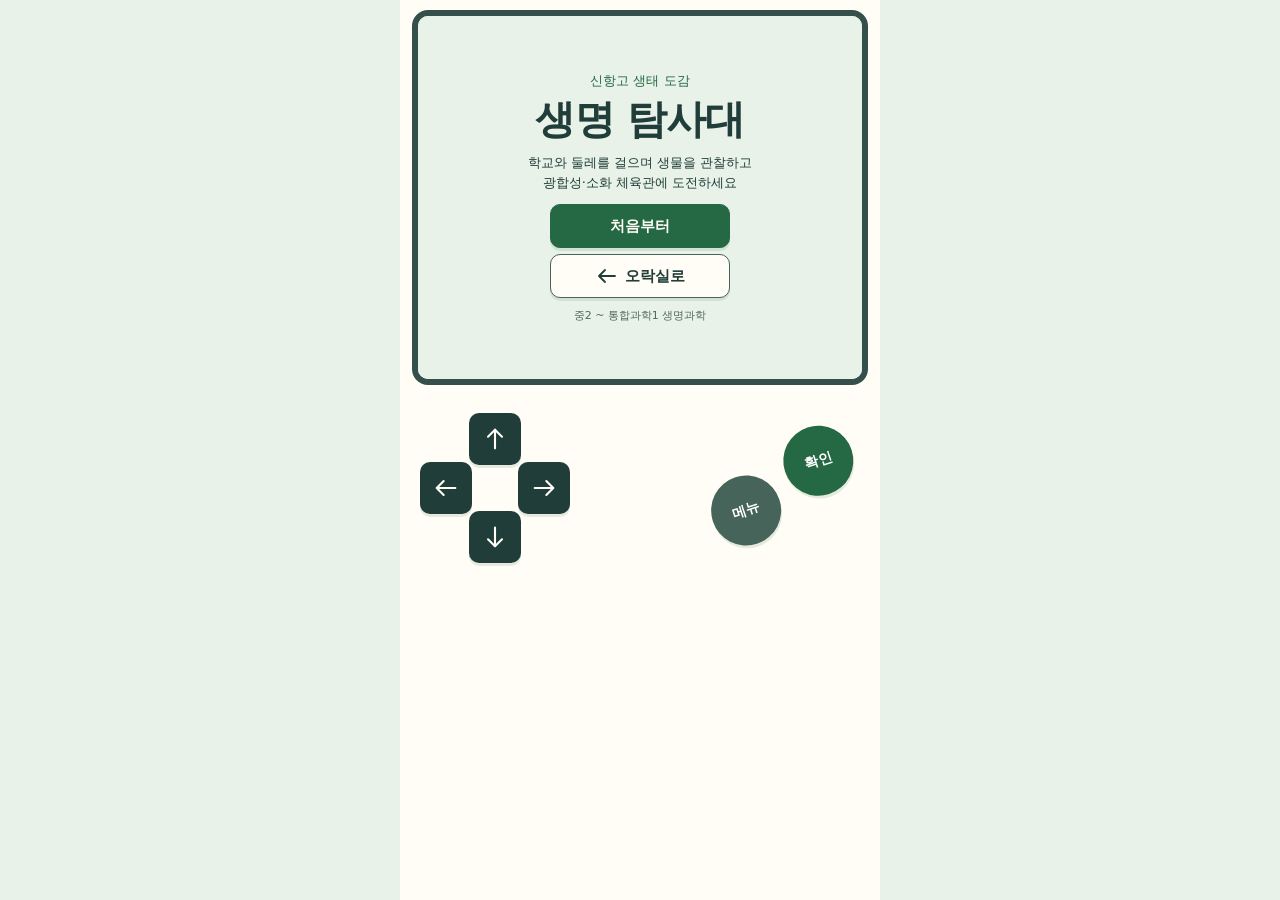
<file: games/quest/index.html>
<!doctype html>
<html lang="ko">
<head>
  <meta charset="utf-8">
  <meta name="viewport" content="width=device-width, initial-scale=1, viewport-fit=cover, user-scalable=no">
  <title>생명 탐사대</title>
  <meta name="description" content="학교와 둘레를 걸으며 생물을 관찰하고 광합성·소화 체육관에 도전하는 생명과학 게임">
  <meta name="theme-color" content="#e8f2e8">
  <meta name="apple-mobile-web-app-capable" content="yes">
  <meta name="apple-mobile-web-app-status-bar-style" content="black-translucent">
  <meta name="apple-mobile-web-app-title" content="생명 탐사대">
  <link rel="manifest" href="../../manifest.webmanifest">
  <link rel="icon" href="../../icons/icon-192.png">
  <link rel="apple-touch-icon" href="../../icons/icon-180.png">
  <link rel="stylesheet" href="css/style.css">
</head>
<body>
  <!-- 공용 기호 파일과 연결할 때 이 묶음만 교체한다. -->
  <svg class="q-symbols" xmlns="http://www.w3.org/2000/svg" aria-hidden="true"><defs>
<symbol id="q-sun" viewBox="0 0 24 24" fill="none" stroke="currentColor" stroke-width="1.8" stroke-linecap="round" stroke-linejoin="round"><circle cx="12" cy="12" r="4"/><path d="M12 2v2m0 16v2M2 12h2m16 0h2M5 5l1.4 1.4m11.2 11.2L19 19M5 19l1.4-1.4M17.6 6.4 19 5"/></symbol>
<symbol id="q-moon" viewBox="0 0 24 24" fill="none" stroke="currentColor" stroke-width="1.8" stroke-linecap="round" stroke-linejoin="round"><path d="M20.5 14.5A8.5 8.5 0 0 1 9.5 3.5a8.5 8.5 0 1 0 11 11Z"/></symbol>
<symbol id="q-up" viewBox="0 0 24 24" fill="none" stroke="currentColor" stroke-width="1.8" stroke-linecap="round" stroke-linejoin="round"><path d="M12 20V4m-6 6 6-6 6 6"/></symbol>
<symbol id="q-down" viewBox="0 0 24 24" fill="none" stroke="currentColor" stroke-width="1.8" stroke-linecap="round" stroke-linejoin="round"><path d="M12 4v16m-6-6 6 6 6-6"/></symbol>
<symbol id="q-left" viewBox="0 0 24 24" fill="none" stroke="currentColor" stroke-width="1.8" stroke-linecap="round" stroke-linejoin="round"><path d="M20 12H4m6-6-6 6 6 6"/></symbol>
<symbol id="q-right" viewBox="0 0 24 24" fill="none" stroke="currentColor" stroke-width="1.8" stroke-linecap="round" stroke-linejoin="round"><path d="M4 12h16m-6-6 6 6-6 6"/></symbol>
<symbol id="q-close" viewBox="0 0 24 24" fill="none" stroke="currentColor" stroke-width="1.8" stroke-linecap="round" stroke-linejoin="round"><path d="m6 6 12 12M18 6 6 18"/></symbol>
<symbol id="q-lock" viewBox="0 0 24 24" fill="none" stroke="currentColor" stroke-width="1.8" stroke-linecap="round"><rect x="5" y="10" width="14" height="11" rx="2"/><path d="M8 10V7a4 4 0 0 1 8 0v3M12 14v3"/></symbol>
<symbol id="q-check" viewBox="0 0 24 24" fill="none" stroke="currentColor" stroke-width="1.8" stroke-linecap="round" stroke-linejoin="round"><path d="m5 12 4 4L19 6"/></symbol>
<symbol id="q-star" viewBox="0 0 24 24" fill="none" stroke="currentColor" stroke-width="1.8" stroke-linecap="round" stroke-linejoin="round"><path d="m12 3 2.8 5.7 6.3.9-4.5 4.4 1.1 6.2-5.7-3-5.7 3 1.1-6.2-4.5-4.4 6.3-.9Z"/></symbol>
<symbol id="q-map" viewBox="0 0 24 24" fill="none" stroke="currentColor" stroke-width="1.8" stroke-linecap="round" stroke-linejoin="round"><path d="m3 5 6-2 6 2 6-2v16l-6 2-6-2-6 2Zm6-2v16m6-14v16"/></symbol>
  </defs></svg>
  <main id="device">
    <!-- 화면 영역: 지도 캔버스 + 겹쳐 뜨는 창들 -->
    <section id="screen">
      <canvas id="map" width="176" height="144" aria-label="탐사 지도"></canvas>
      <div id="map-tools" hidden><button id="minimap-toggle" class="btn small" aria-label="미니맵 펼치기" aria-expanded="false" aria-controls="minimap"><svg class="q-icon" viewBox="0 0 24 24" aria-hidden="true"><use href="#q-map"/></svg><span>지도</span></button><canvas id="minimap" width="190" height="125" aria-label="전체 미니맵과 주인공 위치" hidden></canvas></div>
      <div id="hud"><span id="hud-place"></span><span id="hud-time"></span></div>

      <!-- 타이틀 -->
      <div id="title" class="layer">
        <div class="title-card">
          <p class="title-sub">신항고 생태 도감</p>
          <h1>생명 탐사대</h1>
          <p class="title-desc">학교와 둘레를 걸으며 생물을 관찰하고<br>광합성·소화 체육관에 도전하세요</p>
          <button id="btn-new" class="btn primary">처음부터</button>
          <button id="btn-continue" class="btn" hidden>이어하기</button>
          <a class="btn" id="btn-hub" href="../../index.html"><svg class="q-icon" viewBox="0 0 24 24" aria-hidden="true"><use href="#q-left"/></svg> 오락실로</a>
          <p class="title-note">중2 ~ 통합과학1 생명과학</p>
        </div>
      </div>

      <!-- 대화창 -->
      <div id="dialog" class="dialog" hidden>
        <div id="dialog-name" class="dialog-name"></div>
        <div id="dialog-text" class="dialog-text"></div>
        <div id="dialog-choices" class="dialog-choices"></div>
        <div id="dialog-next" class="dialog-next" aria-hidden="true"><svg class="q-icon" viewBox="0 0 24 24" aria-hidden="true"><use href="#q-down"/></svg></div>
      </div>

      <!-- 전체 화면 창(도감·조우·대결·메뉴) -->
      <div id="panel" class="layer panel" hidden>
        <div class="panel-head"><b id="panel-title"></b><button id="panel-close" class="btn small" aria-label="닫기"><svg class="q-icon" viewBox="0 0 24 24" aria-hidden="true"><use href="#q-close"/></svg></button></div>
        <div id="panel-body" class="panel-body"></div>
      </div>
    </section>

    <!-- 조작부 -->
    <section id="pad" aria-label="조작 버튼">
      <div class="dpad">
        <button class="dir up" data-dir="up" aria-label="위"><svg class="q-icon" viewBox="0 0 24 24" aria-hidden="true"><use href="#q-up"/></svg></button>
        <button class="dir left" data-dir="left" aria-label="왼쪽"><svg class="q-icon" viewBox="0 0 24 24" aria-hidden="true"><use href="#q-left"/></svg></button>
        <button class="dir right" data-dir="right" aria-label="오른쪽"><svg class="q-icon" viewBox="0 0 24 24" aria-hidden="true"><use href="#q-right"/></svg></button>
        <button class="dir down" data-dir="down" aria-label="아래"><svg class="q-icon" viewBox="0 0 24 24" aria-hidden="true"><use href="#q-down"/></svg></button>
      </div>
      <div class="ab">
        <button id="btn-b" class="round b" aria-label="메뉴">메뉴</button>
        <button id="btn-a" class="round a" aria-label="확인">확인</button>
      </div>
    </section>
  </main>

  <script src="js/mapdata.js"></script>
  <script src="js/data.js"></script>
  <script src="js/battles.js"></script>
  <script src="js/maprender.js"></script>
  <script src="js/main.js"></script>
</body>
</html>
</file>
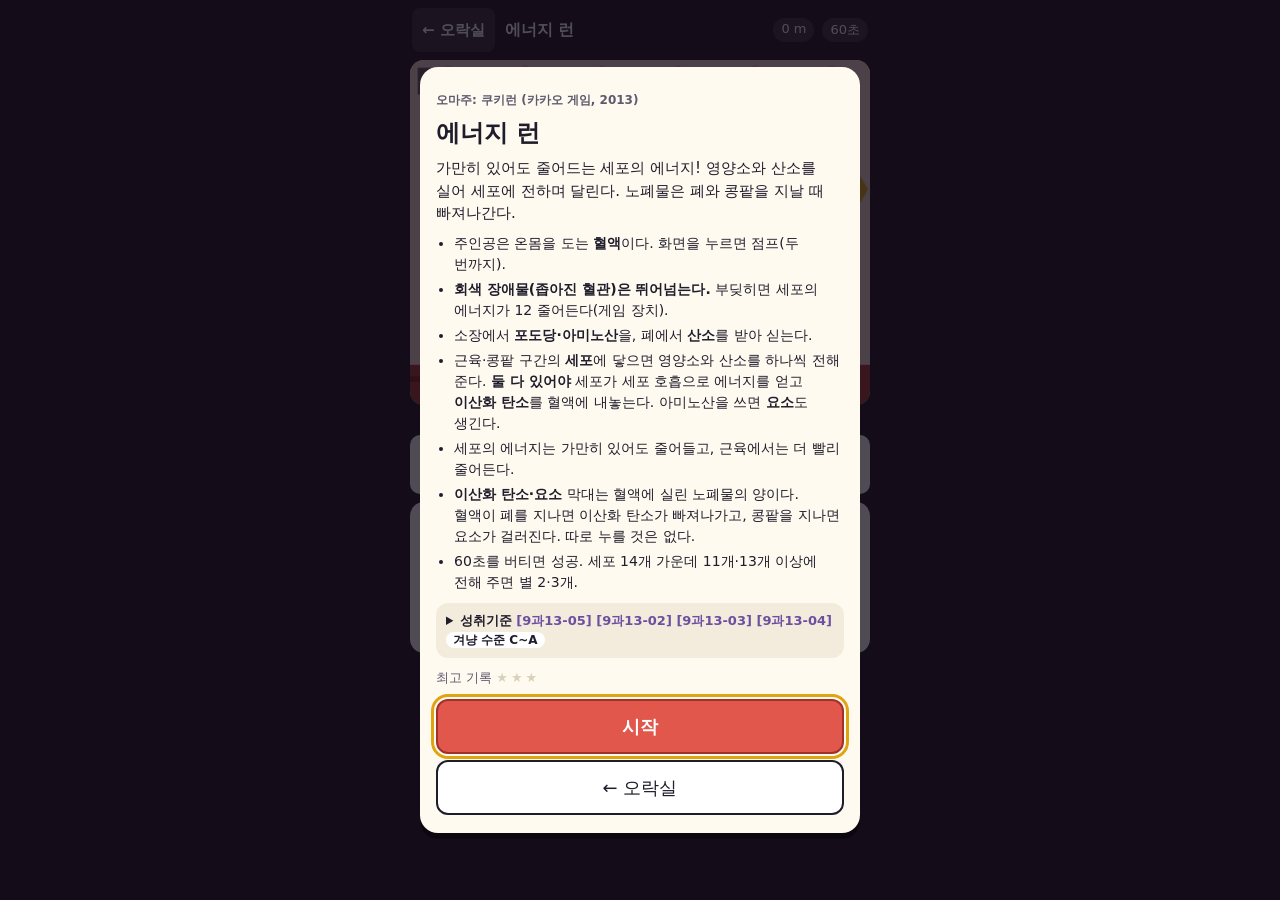
<file: games/run/index.html>
<!doctype html>
<html lang="ko">
<head>
  <meta charset="utf-8">
  <meta name="viewport" content="width=device-width, initial-scale=1, viewport-fit=cover">
  <title>에너지 런</title>
  <link rel="manifest" href="../../manifest.webmanifest">
  <link rel="apple-touch-icon" href="../../icons/icon-180.png">
  <link rel="stylesheet" href="../../shared/arcade.css">
  <style>
    body { background: #2b1a1a; }
    #cv { aspect-ratio: 4 / 3; }
    .gauges { display: grid; grid-template-columns: 1fr 1fr; gap: 6px 10px; background: var(--panel); border-radius: 14px; padding: 8px 10px; margin-top: 8px; font-size: 12px; font-weight: 700; }
    .gauge .bar2 { height: 10px; background: #eadfca; border-radius: 6px; overflow: hidden; margin-top: 2px; }
    .gauge .bar2 i { display: block; height: 100%; transition: width .15s; }
    .gauges.resetting .bar2 i { transition: none; }
    .gauge.energy { grid-column: 1 / -1; }
    .gauge.energy .bar2 { height: 14px; }
    .eq { grid-column: 1 / -1; text-align: center; font-size: 13px; background: #f3ecdc; border-radius: 8px; padding: 4px; }
    .eq.off { color: #c0392b; }
    .zone { color: #fff; text-align: center; font-size: 14px; margin: 6px 0 0; }
    .lesson { min-height: 4.2em; margin: 6px 0 0; padding: 6px 10px; border-radius: 10px; background: #fffaf0; font-size: 14px; line-height: 1.4; word-break: keep-all; }
  </style>
</head>
<body>
  <header class="bar"><a href="../../index.html">← 오락실</a><b>에너지 런</b><div class="hud"><span id="dist">0 m</span><span id="time">60초</span></div></header>
  <main id="stage">
    <canvas id="cv" class="game" width="480" height="360" aria-label="달리기 화면. 누르면 점프"></canvas>
    <p class="zone" id="zone"></p>
    <p class="lesson" id="lesson" role="status"></p>
    <div class="gauges">
      <div class="gauge energy">세포의 에너지(ATP) <span id="e-v"></span><div class="bar2"><i id="e-b" style="background:#e2574c"></i></div></div>
      <div class="gauge">영양소(포도당·아미노산) <span id="n-v"></span><div class="bar2"><i id="n-b" style="background:#e0a412"></i></div></div>
      <div class="gauge">산소 <span id="o-v"></span><div class="bar2"><i id="o-b" style="background:#3d85c6"></i></div></div>
      <div class="gauge">이산화 탄소 <span id="c-v"></span><div class="bar2"><i id="c-b" style="background:#7f7f7f"></i></div></div>
      <div class="gauge">요소(노폐물) <span id="u-v"></span><div class="bar2"><i id="u-b" style="background:#8e7cc3"></i></div></div>
      <div class="eq" id="eq">포도당 + 산소 → 에너지 + 이산화 탄소 + 물</div>
    </div>
    <div class="toast" id="toast" role="status"></div>
  </main>
  <div class="overlay" id="overlay" hidden></div>
  <script src="../../shared/standards.js"></script>
  <script src="../../shared/arcade.js"></script>
  <script src="game.js"></script>
</body>
</html>
</file>
<file: shared/arcade.css>
/* 생명 오락실 미니게임 공통 스타일 (세로 휴대폰 화면 기준) */
:root {
  --bg: #1b1530; --panel: #fffaf0; --ink: #1f1d2b; --ink-2: #5d5a6d; --line: #ddd3bd;
  --accent: #e2574c; --accent-ink: #fff; --ok: #1f8a4c; --bad: #c0392b; --gold: #e0a412;
  color-scheme: light;
}
* { box-sizing: border-box; -webkit-tap-highlight-color: transparent; }
html, body { margin: 0; height: 100%; }
body {
  background: var(--bg); color: var(--ink);
  font-family: "Pretendard", "Apple SD Gothic Neo", "Malgun Gothic", "Noto Sans KR", system-ui, sans-serif;
  display: flex; flex-direction: column; align-items: center;
  overscroll-behavior: none; touch-action: manipulation; -webkit-user-select: none; user-select: none;
}
button, a.btn { font: inherit; cursor: pointer; }
.bar {
  width: 100%; max-width: 480px; display: flex; align-items: center; gap: 10px;
  padding: max(8px, env(safe-area-inset-top)) 12px 8px; color: #fff;
}
.bar a { display: inline-flex; align-items: center; min-height: 44px; flex-shrink: 0; color: #fff; text-decoration: none; font-weight: 800; font-size: 15px; background: rgba(255, 255, 255, .12); padding: 5px 10px; border-radius: 8px; }
.bar b { flex: 1; font-size: 16px; }
.bar .hud { display: flex; gap: 8px; font-size: 13px; }
.bar .hud span { background: rgba(255, 255, 255, .14); padding: 3px 8px; border-radius: 999px; }
#stage { position: relative; width: 100%; max-width: 480px; flex: 1; display: flex; flex-direction: column; padding: 0 10px max(10px, env(safe-area-inset-bottom)); }
canvas.game { width: 100%; display: block; border-radius: 14px; background: #fff; touch-action: none; }

.overlay { position: fixed; inset: 0; background: rgba(12, 8, 24, .72); display: grid; place-items: center; padding: 14px; z-index: 20; overflow: auto; }
.overlay[hidden] { display: none; }
.card { background: var(--panel); border-radius: 18px; padding: 18px 16px; width: 100%; max-width: 440px; max-height: min(92vh, calc(100vh - 28px)); max-height: min(92dvh, calc(100dvh - 28px)); overflow: auto; box-shadow: 0 6px 0 rgba(0, 0, 0, .35); word-break: keep-all; line-height: 1.5; }
.card:focus { outline: none; } /* 결과 카드는 포커스만 받아 둔다(arcade.js finish) */
.card h2 { margin: 2px 0 6px; font-size: 24px; }
.card p { margin: 6px 0; font-size: 15px; }
.homage { font-size: 12px !important; color: var(--ink-2); font-weight: 700; }
.rules { padding-left: 18px; margin: 8px 0; font-size: 14px; }
.rules li { margin-bottom: 4px; }
.best { font-size: 13px !important; color: var(--ink-2); }
.btn { display: inline-block; border: 2px solid var(--ink); background: #fff; color: var(--ink); border-radius: 12px; padding: 9px 14px; font-weight: 800; font-size: 15px; text-align: center; text-decoration: none; }
.btn.primary { background: var(--accent); color: var(--accent-ink); border-color: #9e3129; }
.btn.big { width: 100%; font-size: 18px; padding: 12px; margin-top: 6px; }
.btn:disabled { opacity: .55; cursor: default; }
.btn.right { border-color: var(--ok); background: #e5f5ea; }
.btn.wrong { border-color: var(--bad); background: #fbe6e3; }
.btn:focus-visible { outline: 3px solid var(--gold); outline-offset: 2px; }
.row { display: flex; gap: 8px; margin-top: 12px; }
.row .btn { flex: 1; }
/* 짧은 화면에서도 결과 카드의 두 버튼을 온전히 보인다. */
.card-actions { position: sticky; bottom: 0; z-index: 1; padding-top: 10px; background: var(--panel); }
.stars { color: var(--gold); letter-spacing: 3px; }
.stars .off { color: #d9d0bb; }
.big-stars { font-size: 34px; text-align: center; margin: 4px 0 !important; }
.quiz { background: #f3ecdc; border-radius: 12px; padding: 10px; margin-top: 10px; }
.quiz-opts { display: grid; gap: 6px; }
.quiz-fb { font-size: 14px !important; }
.refl { display: block; margin-top: 10px; font-size: 14px; }
/* 글자 크기가 16px 미만이면 iOS 사파리가 입력할 때 화면을 확대한다 */
textarea { width: 100%; min-height: 72px; margin-top: 6px; font: inherit; font-size: 16px; border: 2px solid var(--line); border-radius: 10px; padding: 8px; background: #fff; color: var(--ink); -webkit-user-select: text; user-select: text; }

details.std { margin: 10px 0; background: #f3ecdc; border-radius: 12px; padding: 8px 10px; font-size: 13px; }
details.std summary { cursor: pointer; font-weight: 700; }
.std .code { color: #6b4fa0; }
.std .lv { background: #fff; border-radius: 999px; padding: 1px 7px; font-size: 12px; }
.std-item { margin-top: 8px; }
.levels { margin: 4px 0 0; padding-left: 18px; }
.levels li { margin-bottom: 3px; list-style: none; }
.levels b { display: inline-block; width: 16px; color: #6b4fa0; }
.note { font-size: 12px !important; color: var(--ink-2); }

/* 긴 피드백 문장도 잘리지 않게 여러 줄로 감싼다(너비는 글 길이에 맞추되 무대 폭의 92%까지) */
.toast { position: absolute; left: 50%; top: 12px; transform: translateX(-50%); background: rgba(20, 16, 36, .88); color: #fff; padding: 6px 12px; border-radius: 14px; font-size: 14px; font-weight: 700; line-height: 1.4; text-align: center; pointer-events: none; opacity: 0; transition: opacity .2s; width: max-content; max-width: 92%; white-space: normal; word-break: keep-all; overflow-wrap: anywhere; z-index: 5; }
.toast.on { opacity: 1; }
/* hidden 속성이 .btn·.row .btn의 display 규칙에 덮이지 않게 한다 */
.btn[hidden], .row .btn[hidden] { display: none; }
.save-warn { color: var(--bad); font-weight: 700; }
</file>
<file: games/quest/css/style.css>
/* A '빛나는 과학 도감': 지도만 16px 픽셀 그림으로 유지한다. */
:root {
  --bg: #e8f2e8; --panel: #fffdf5; --board: #f7fbf1;
  --ink: #203d39; --muted: #536760; --accent: #246844; --accent-ink: #fffdf5;
  --line-strong: #47645a; --line: #bbcbbb; --outline: #35504a;
  --device: var(--panel); --device-ink: var(--ink); --screen-edge: var(--outline);
  --ink-2: var(--muted); --paper: var(--panel); --paper-2: #dce9db;
  --ok: #246844; --bad: #a33338; --warn: #87551d; --enemy: #665083;
  --green: #8bbd61; --hill: #b7d29d; --fence: #f4eed9; --grain: #c29a67;
  --clay: #dc9164; --table: #dce9db; --sky: #dceff0; --water: #6caeb5; --shine: #fffdf0;
  --button-shadow: 0 3px 0 #3c674520; --radius: 12px;
  color-scheme: light;
}
* { box-sizing: border-box; -webkit-tap-highlight-color: transparent; }
html, body { margin: 0; height: 100%; }
body {
  background: var(--bg);
  font-family: "Pretendard", "Apple SD Gothic Neo", "Malgun Gothic", "Noto Sans KR", system-ui, sans-serif;
  color: var(--ink);
  display: flex; justify-content: center; align-items: flex-start;
  overscroll-behavior: none; touch-action: manipulation;
  -webkit-user-select: none; user-select: none;
}
button { font: inherit; color: inherit; cursor: pointer; }

#device {
  width: 100%; max-width: 480px; min-height: 100vh; min-height: 100dvh;
  background: var(--device);
  display: flex; flex-direction: column;
  padding: max(10px, env(safe-area-inset-top)) 12px max(14px, env(safe-area-inset-bottom));
}
#screen {
  position: relative; width: 100%; height: calc(var(--map-height, 288px) + 12px);
  background: var(--board); border: 6px solid var(--screen-edge); border-radius: 16px;
  overflow: hidden;
}
/* 패널은 남는 높이를 쓰고, 닫으면 지도 정수배 높이로 돌아간다. */
#screen.panel-open { aspect-ratio: auto; height: max(300px, calc(100vh - 220px)); height: max(300px, calc(100dvh - 220px)); }
#map { display: block; position: absolute; left: 50%; top: 0; transform: translateX(-50%); image-rendering: pixelated; }
#map[hidden] { display: none; }
#hud { position: absolute; left: 6px; right: 6px; top: 5px; display: flex; justify-content: space-between; pointer-events: none; }
#hud span { background: var(--board); color: var(--ink); border: 1px solid var(--line-strong); font-size: 12px; padding: 2px 7px; border-radius: 5px; }
#hud span:empty { display: none; }

.layer { position: absolute; inset: 0; }
#title { background: var(--bg); display: grid; place-items: center; color: var(--ink); overflow: auto; text-align: center; }
.title-card { padding: 12px; }
.title-sub { margin: 0; font-size: 13px; color: var(--accent); }
#title h1 { margin: 2px 0 6px; font-size: clamp(28px, 9vw, 40px); letter-spacing: -.02em; }
.title-desc { margin: 0 0 12px; font-size: 13px; color: var(--ink); line-height: 1.5; }
.title-note { margin: 10px 0 0; font-size: 11px; color: var(--muted); }
#title .btn { display: block; width: 180px; margin: 6px auto; text-decoration: none; text-align: center; }
/* 위의 display 규칙이 hidden 속성을 덮지 않게 같은 선택자에 [hidden]을 붙인다(일반 [hidden] 규칙은 ID 선택자를 이기지 못한다) */
#title[hidden], #title .btn[hidden] { display: none; }
#screen:has(#title:not([hidden])) { min-height: 300px; }

.btn { border: 1.5px solid var(--line-strong); background: var(--paper); color: var(--ink); border-radius: 10px; padding: 9px 14px; font-weight: 650; font-size: 15px; min-height: 44px; box-shadow: var(--button-shadow); }
.btn.primary { background: var(--accent); color: var(--accent-ink); border-color: var(--accent); }
.btn.small { padding: 4px 10px; font-size: 13px; border-width: 1.5px; }
.btn.danger { color: var(--bad); background: transparent; }
.btn:disabled { opacity: .45; cursor: not-allowed; }
.btn:focus-visible, .round:focus-visible, .dir:focus-visible { outline: 3px solid #f2c14e; outline-offset: 2px; }

/* 대화창 */
.dialog {
  position: absolute; z-index: 3; left: 6px; right: 6px; bottom: 6px;
  background: var(--paper); border: 2px solid var(--line-strong); border-radius: 12px;
  padding: 8px 12px 10px; min-height: 30%; max-height: 70%; overflow: auto;
}
.dialog[hidden] { display: none; }
.dialog-name { font-size: 12px; font-weight: 800; color: var(--accent); }
.dialog-name:empty { display: none; }
.dialog-text { font-size: 15px; line-height: 1.5; white-space: pre-wrap; word-break: keep-all; }
.dialog-choices { display: flex; flex-wrap: wrap; gap: 6px; margin-top: 8px; }
.dialog-choices:empty { display: none; }
.dialog-choices .btn { flex: 1 1 auto; padding: 7px 10px; font-size: 14px; }
.dialog-next { position: absolute; right: 10px; bottom: 4px; font-size: 11px; animation: blink 1s steps(2) infinite; }
@keyframes blink { 50% { opacity: 0; } }

/* 패널 */
.panel { z-index: 2; background: var(--paper); display: flex; flex-direction: column; }
.panel[hidden] { display: none; }
.panel-head { display: flex; justify-content: space-between; align-items: center; padding: 6px 10px; border-bottom: 2px solid var(--line); background: var(--paper-2); }
.panel-head b { font-size: 15px; }
.panel-body { flex: 1; min-height: 0; overflow: auto; padding: 8px 10px 12px; font-size: 14px; line-height: 1.45; word-break: keep-all; }

/* 조작부 */
#pad { display: flex; justify-content: space-between; align-items: center; padding: 18px 8px 6px; gap: 10px; }
.dpad { position: relative; width: 150px; height: 150px; flex: none; }
.dir { position: absolute; width: 52px; height: 52px; border: none; border-radius: 10px; background: var(--device-ink); color: var(--device); font-size: 18px; box-shadow: var(--button-shadow); touch-action: none; }
.dir:active, .dir.held { transform: translateY(3px); box-shadow: none; }
.dir.up { left: 49px; top: 0; } .dir.down { left: 49px; bottom: 0; }
.dir.left { left: 0; top: 49px; } .dir.right { right: 0; top: 49px; }
.ab { display: flex; gap: 14px; align-items: center; transform: rotate(-18deg); }
.round { width: 70px; height: 70px; border-radius: 50%; border: none; font-weight: 800; font-size: 14px; color: #fff; box-shadow: var(--button-shadow); touch-action: none; }
.round.a { background: var(--accent); margin-top: -30px; }
.round.b { background: var(--line-strong); margin-top: 20px; }
.round:active { transform: translateY(3px); box-shadow: none; }

/* 도감 */
.dex-grid { display: grid; grid-template-columns: repeat(3, 1fr); gap: 6px; }
.dex-cell { border: 1.5px solid var(--line-strong); border-radius: 8px; padding: 6px 4px; text-align: center; background: var(--panel); font-size: 12px; min-height: 72px; }
.dex-cell.seen { border-color: var(--muted); background: var(--board); }
.dex-cell.done { border-color: var(--accent); }
.dex-cell .badge { width: 34px; height: 34px; border-radius: 50%; margin: 0 auto 3px; display: grid; place-items: center; font-weight: 900; font-size: 15px; color: var(--ink); border: 1.5px solid var(--outline); }
.dex-cell.unknown .badge { background: var(--table) !important; color: var(--muted); }
.dex-summary { display: flex; gap: 8px; margin-bottom: 8px; flex-wrap: wrap; }
.chip { display: inline-block; border: 1.5px solid var(--line-strong); background: var(--panel); border-radius: 999px; padding: 2px 9px; font-size: 12px; font-weight: 700; }
.chip.ok { border-color: var(--ok); color: var(--ok); }
.chip.warn { border-color: var(--warn); color: var(--warn); }
.chip.enemy { border-color: var(--enemy); color: var(--enemy); }
.species-card { border: 1.5px solid var(--line-strong); border-radius: 12px; padding: 10px; background: var(--panel); }
.species-card .badge.big { width: 64px; height: 64px; font-size: 26px; margin: 0 auto 6px; border-radius: 50%; display: grid; place-items: center; font-weight: 900; border: 2px solid var(--outline); }
.species-card h3 { margin: 0 0 4px; text-align: center; }
.species-card .meta { text-align: center; margin-bottom: 6px; }
.row-btns { display: flex; gap: 8px; margin-top: 10px; flex-wrap: wrap; }
.row-btns .btn { flex: 1 1 120px; }
.choice-list { display: grid; gap: 6px; margin-top: 8px; }
.feedback { margin-top: 8px; padding: 8px; border-radius: 8px; background: var(--paper-2); }
.feedback.ok { border-left: 4px solid var(--ok); }
.feedback.bad { border-left: 4px solid var(--bad); }

/* 대결 공통 */
.battle-top { display: flex; justify-content: space-between; align-items: center; gap: 6px; margin-bottom: 6px; flex-wrap: wrap; }
.meter { margin: 4px 0; }
.meter-label { display: flex; justify-content: space-between; font-size: 12px; font-weight: 700; }
.meter-bar { height: 12px; background: var(--paper-2); border-radius: 6px; overflow: hidden; border: 1.5px solid var(--line-strong); position: relative; }
.meter-bar i { display: block; height: 100%; background: var(--accent); transition: width .3s; }
.meter.limit .meter-label { color: var(--bad); }
.meter.limit .meter-bar { border-color: var(--bad); }
.meter-bar .goal { position: absolute; top: -2px; bottom: -2px; width: 2px; background: var(--ink); }
.actions { display: grid; grid-template-columns: 1fr 1fr; gap: 6px; margin: 8px 0; }
.actions .btn { font-size: 13px; padding: 8px 6px; }
.blog { list-style: none; margin: 0; padding: 0; display: flex; flex-direction: column; gap: 4px; font-size: 13px; }
.blog li { padding: 5px 8px; border-radius: 6px; background: var(--paper-2); }
.blog li.enemy { border-left: 4px solid var(--enemy); }
.blog li.ok { border-left: 4px solid var(--ok); }
.blog li.bad { border-left: 4px solid var(--bad); }
.blog li.warn { border-left: 4px solid var(--warn); }
.blog li.hint { border-left: 4px solid #58b368; background: #eaf5ec; }
.photo-history { margin-top: 10px; border: 1px solid var(--line); border-radius: 8px; padding: 0 8px; }
.photo-history summary { padding: 12px 0; min-height: 44px; cursor: pointer; font-weight: 700; }
.photo-history ol { list-style: none; margin: 8px 0; padding: 0; }
.photo-turn { margin-top: 8px; padding: 8px; border-radius: 6px; background: var(--paper-2); }
.photo-turn.stopped { border-left: 4px solid var(--bad); }
.photo-turn.stopped > b { color: var(--bad); }
.photo-turn .turn-action { margin: 4px 0; }
.photo-turn dl { display: grid; grid-template-columns: repeat(2, minmax(0, 1fr)); gap: 6px; margin: 8px 0 0; }
.photo-turn dl > div { min-width: 0; }
.photo-turn dt { font-size: 12px; color: var(--ink-2); }
.photo-turn dd { margin: 0; font-weight: 700; }
.photo-turn .starch-change { grid-column: 1 / -1; }
.tract { display: flex; gap: 4px; margin: 4px 0 8px; }
.tract span { flex: 1; text-align: center; padding: 5px 0; border-radius: 6px; background: var(--paper-2); font-weight: 800; font-size: 13px; color: var(--ink-2); }
.tract span.on { background: var(--accent); color: #fff; }
.tract span.past { background: #c9d9cd; color: #3e5a47; }
.foods { display: grid; grid-template-columns: repeat(3, 1fr); gap: 6px; }
.food { border: 1.5px solid var(--line-strong); border-radius: 7px; padding: 6px 4px; text-align: center; background: var(--panel); font-size: 12px; }
.food b { display: block; font-size: 13px; }
.food.final { border-color: var(--ok); }
.absorb-row { display: flex; align-items: center; gap: 6px; margin: 6px 0; flex-wrap: wrap; }
.absorb-row b { flex: 1 1 100%; }
.absorb-row .btn { flex: 1; font-size: 13px; }
.absorb-row .btn.sel { background: var(--accent); color: #fff; }
textarea { width: 100%; min-height: 70px; font: inherit; font-size: 16px; border: 2px solid var(--line); border-radius: 8px; padding: 6px 8px; background: var(--panel); color: var(--ink); -webkit-user-select: text; user-select: text; }
.stars { color: var(--warn); display: inline-flex; gap: 3px; }
.stars[hidden] { display: none; }
.stars .off { color: var(--line-strong); opacity: .45; }
.roadmap li { margin-bottom: 4px; }
.muted { color: var(--ink-2); font-size: 12px; }

@media (min-height: 860px) { #pad { padding-top: 28px; } }
/* 기록 화면의 학번·이름 입력칸도 16px(iOS Safari 자동 확대 방지) */
#r-id, #r-name { font-size: 16px; }

/* 임시 공용 기호: 기호 내용은 index.html 한곳에서 정의한다. */
.q-symbols { position: absolute; width: 0; height: 0; overflow: hidden; }
.q-icon { width: 24px; height: 24px; display: inline-block; vertical-align: middle; flex: none; }
.q-icon[hidden] { display: none; }
.dir .q-icon { width: 28px; height: 28px; }
.chip .q-icon, #hud .q-icon { width: 16px; height: 16px; }
.dialog-next .q-icon { width: 18px; height: 18px; }
.dialog-next[hidden], .btn[hidden], #panel-close[hidden] { display: none; }
#map-tools { position: absolute; z-index: 1; top: 32px; right: 6px; width: 35%; display: flex; flex-direction: column; align-items: flex-end; gap: 3px; }
#map-tools.mini-left { left: 6px; right: auto; align-items: flex-start; }
#map-tools[hidden] { display: none; }
#minimap-toggle { display: inline-flex; align-items: center; gap: 4px; min-height: 32px; padding: 2px 6px; font-size: 11px; }
#minimap-toggle[hidden] { display: none; }
#minimap-toggle .q-icon { width: 18px; height: 18px; }
#minimap { display: block; width: 100%; height: auto; image-rendering: pixelated; border: 1px solid var(--outline); background: var(--board); border-radius: 5px; }
#minimap[hidden] { display: none; }
#screen.panel-open #map-tools, #screen.dialog-open #map-tools { display: none; }
.eco-overview { display: block; width: 100%; height: auto; border: 1px solid var(--line); border-radius: 12px; }
.eco-overview[hidden] { display: none; }
.eco-map-art { position: relative; }
.eco-label, .eco-distance, .eco-north { position: absolute; font-size: 11px; line-height: 1.4; background: var(--panel); border: 1px solid var(--outline); border-radius: 5px; padding: 3px 5px; }
.eco-label { width: 48%; text-align: center; }
.eco-label b, .eco-label span { display: block; }
.eco-label span { font-size: 10px; }
.eco-label-campus { left: 1%; bottom: 1%; }
.eco-label-hill { left: 1%; top: 43%; }
.eco-label-park { right: 1%; top: 1%; }
.eco-distance { left: 52%; top: 28%; }
.eco-north { right: 1%; bottom: 18%; display: flex; align-items: center; }
.eco-north .q-icon { width: 16px; height: 16px; }
.eco-group { margin-top: 16px; }
.eco-group-head { display: flex; justify-content: space-between; align-items: baseline; gap: 8px; }
.eco-group-head[hidden] { display: none; }
.eco-group-head h3 { margin: 0; font-size: 15px; }
.eco-group-head > span { font-size: 12px; }
.eco-group > p { margin: 4px 0 8px; }
.eco-grid { display: grid; grid-template-columns: repeat(3, minmax(0, 1fr)); gap: 6px; }
.eco-grid[hidden] { display: none; }
.eco-cell { display: flex; align-items: center; flex-wrap: wrap; gap: 4px; min-width: 0; padding: 7px; border: 1px solid var(--line); border-radius: 7px; background: var(--board); font-size: 12px; }
.eco-cell[hidden] { display: none; }
.eco-cell.done { border-color: var(--accent); background: var(--panel); }
.eco-cell.seen { border-color: var(--line-strong); }
.eco-cell small { width: 100%; color: var(--muted); font-size: 11px; }
.eco-cell .q-icon { width: 16px; height: 16px; }
.eco-dot { width: 8px; height: 8px; border: 1px solid var(--outline); border-radius: 50%; flex: none; }
.eco-regions h3 { font-size: 15px; margin: 18px 0 8px; }
.eco-regions ul { list-style: none; margin: 0; padding: 0; }
.eco-regions li { display: flex; align-items: center; gap: 5px; padding: 6px 0; border-bottom: 1px solid var(--line); }
.eco-regions li[hidden] { display: none; }
.eco-regions li > span { margin-left: auto; color: var(--muted); font-size: 12px; }
.eco-regions .q-icon { width: 18px; height: 18px; }
.eco-credit { margin-top: 16px; }
.sr-only { position: absolute; width: 1px; height: 1px; padding: 0; overflow: hidden; clip-path: inset(50%); white-space: nowrap; }
input, textarea { font-size: 16px; }
.dex-cell:focus-visible, #minimap-toggle:focus-visible { outline: 3px solid var(--accent); outline-offset: 2px; }
@media (prefers-reduced-motion: reduce) { .dialog-next { animation: none; } .meter-bar i { transition: none; } }
</file>
